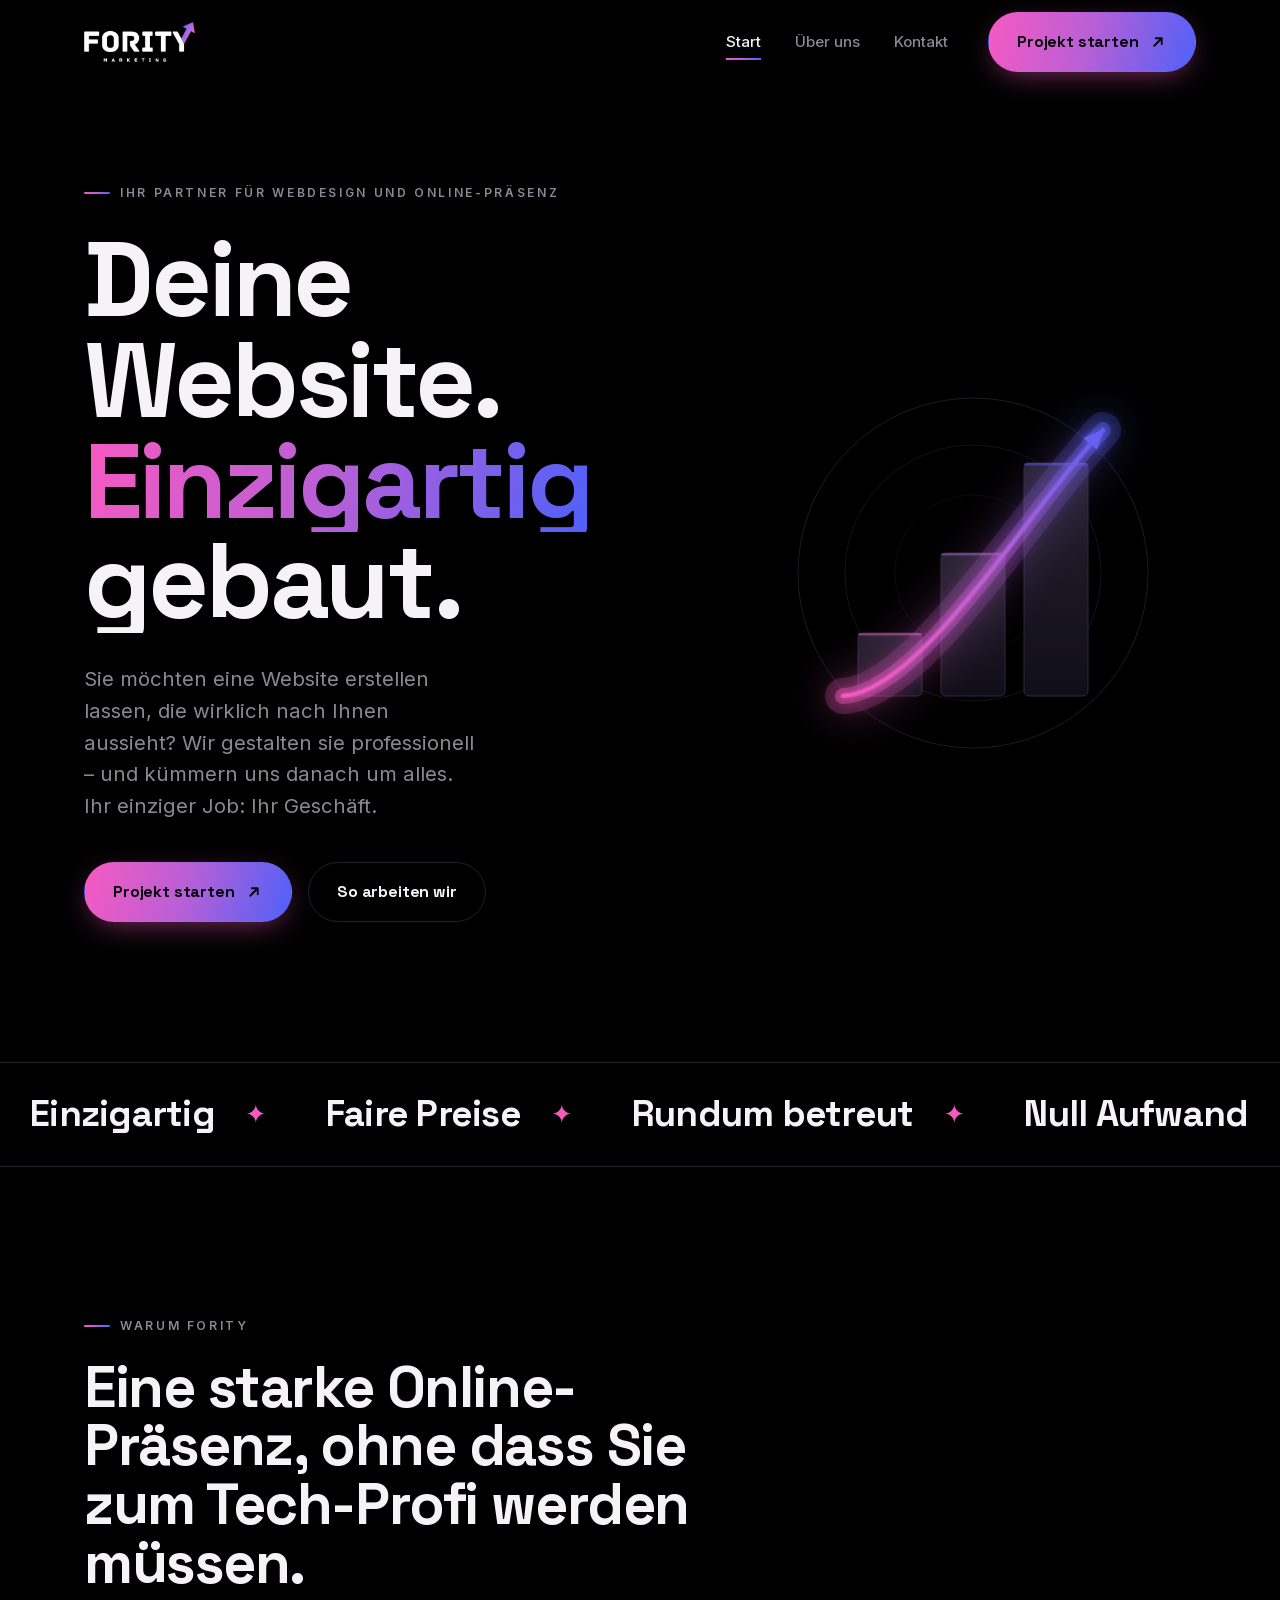
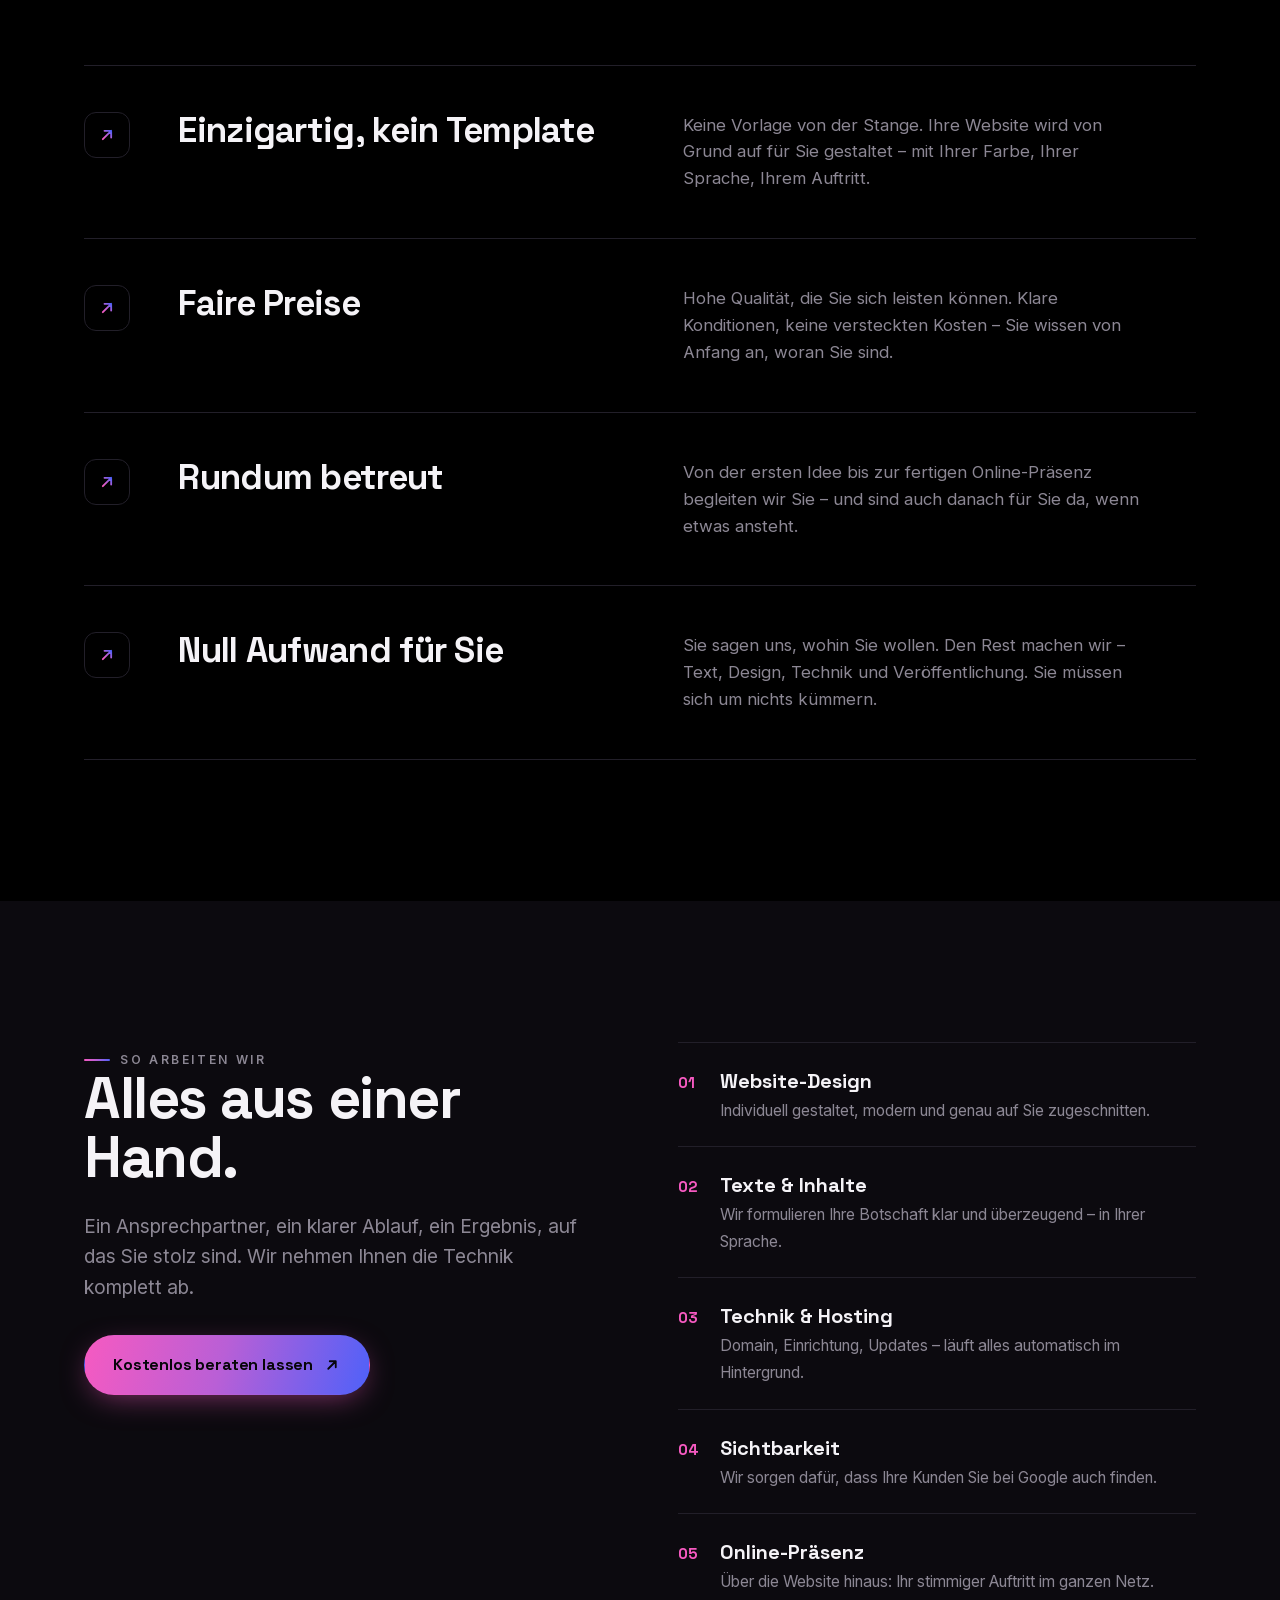
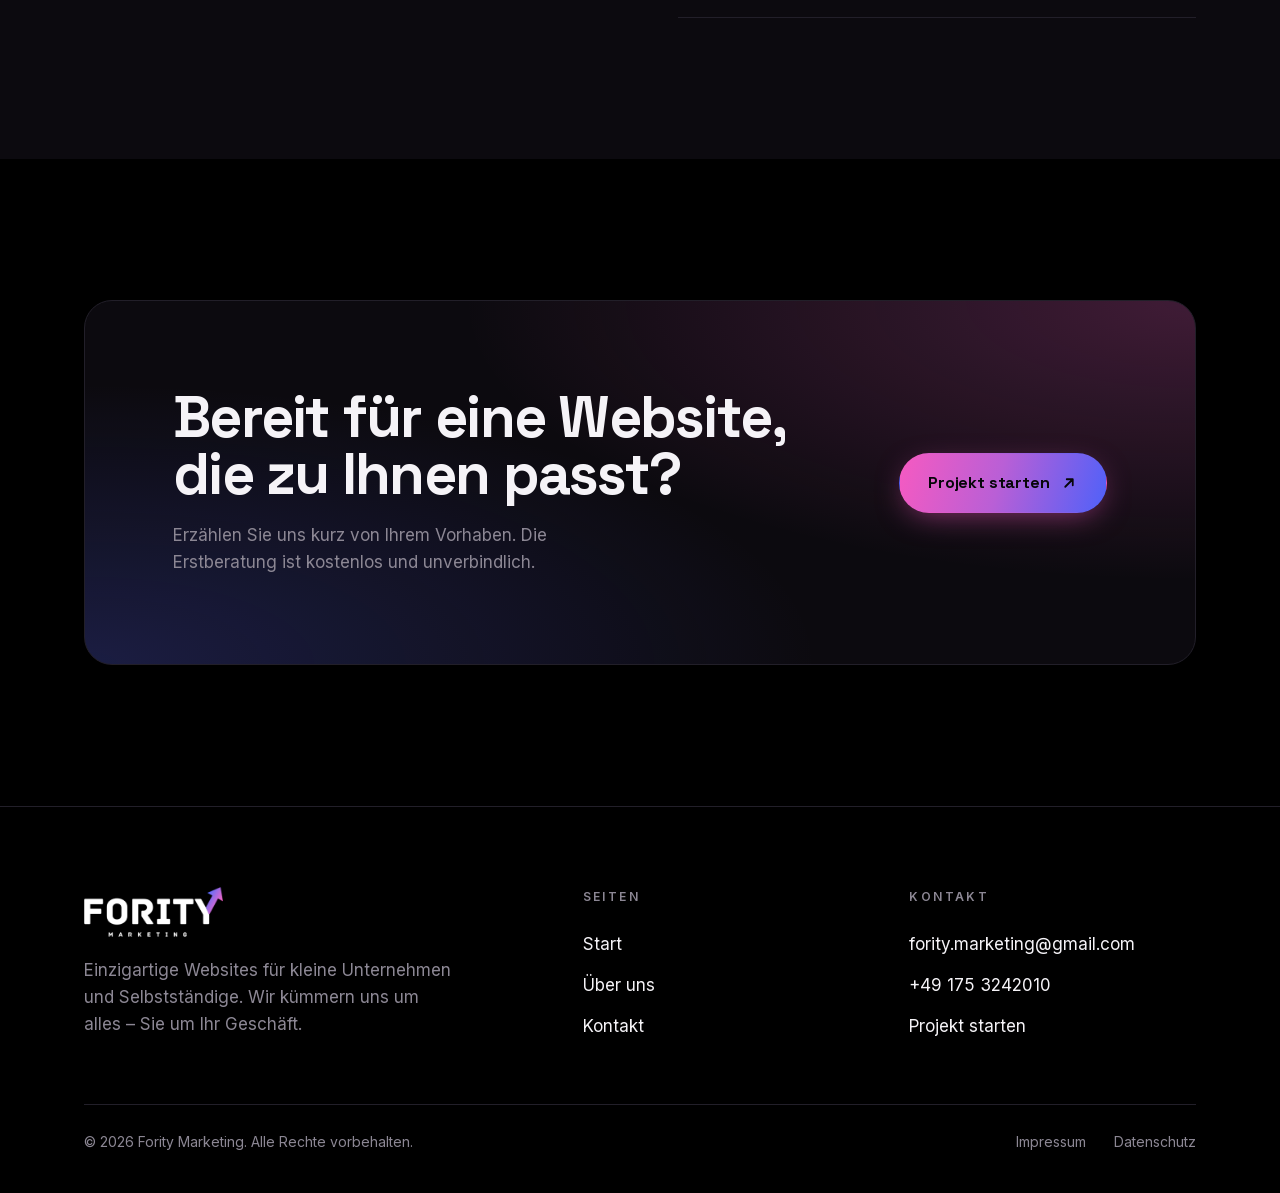
<file: index.html>
<!DOCTYPE html>
<html lang="de">
<head>
  <meta charset="UTF-8" />
  <meta name="viewport" content="width=device-width, initial-scale=1" />
  <title>Website erstellen lassen | Webdesign-Agentur | Fority Marketing</title>
  <meta name="description" content="Website erstellen lassen ohne Aufwand: Fority Marketing gestaltet einzigartige Websites für kleine Unternehmen & Selbstständige – faire Preise, Rundum-Betreuung. Jetzt kostenlos beraten lassen." />
  <meta name="robots" content="index, follow, max-image-preview:large" />
  <meta name="theme-color" content="#000000" />
  <link rel="canonical" href="https://fority-marketing.com/" />

  <meta property="og:type" content="website" />
  <meta property="og:site_name" content="Fority Marketing" />
  <meta property="og:locale" content="de_DE" />
  <meta property="og:url" content="https://fority-marketing.com/" />
  <meta property="og:title" content="Website erstellen lassen | Webdesign für kleine Unternehmen" />
  <meta property="og:description" content="Einzigartige Websites zu fairen Preisen – komplett für Sie umgesetzt und rundum betreut. Sie kümmern sich um nichts." />
  <meta property="og:image" content="https://fority-marketing.com/logo.png" />
  <meta property="og:image:alt" content="Fority Marketing" />
  <meta name="twitter:card" content="summary_large_image" />
  <meta name="twitter:title" content="Website erstellen lassen | Fority Marketing" />
  <meta name="twitter:description" content="Einzigartige Websites für kleine Unternehmen & Selbstständige – faire Preise, Rundum-Betreuung." />
  <meta name="twitter:image" content="https://fority-marketing.com/logo.png" />
  <link rel="icon" href="/favicon.ico" sizes="any" />
  <link rel="icon" type="image/png" sizes="48x48" href="/favicon-48x48.png" />
  <link rel="icon" type="image/png" sizes="96x96" href="/favicon-96x96.png" />
  <link rel="icon" type="image/png" sizes="192x192" href="/favicon-192x192.png" />
  <link rel="apple-touch-icon" href="/apple-touch-icon.png" />
  <link rel="preload" href="assets/fonts/inter-latin.woff2" as="font" type="font/woff2" crossorigin />
  <link rel="preload" href="assets/fonts/spacegrotesk-latin.woff2" as="font" type="font/woff2" crossorigin />
  <link rel="stylesheet" href="style.css" />

  <script type="application/ld+json">
  {
    "@context": "https://schema.org",
    "@graph": [
      {
        "@type": "ProfessionalService",
        "@id": "https://fority-marketing.com/#business",
        "name": "Fority Marketing",
        "description": "Webdesign-Agentur für kleine Unternehmen und Selbstständige. Wir erstellen einzigartige, professionelle Websites zu fairen Preisen – von der Idee über Texte und Design bis zu Technik, Hosting und Sichtbarkeit bei Google.",
        "url": "https://fority-marketing.com/",
        "logo": "https://fority-marketing.com/logo.png",
        "image": "https://fority-marketing.com/logo.png",
        "email": "fority.marketing@gmail.com",
        "telephone": "+49 175 3242010",
        "priceRange": "€€",
        "knowsLanguage": "de",
        "areaServed": { "@type": "Country", "name": "Deutschland" },
        "address": { "@type": "PostalAddress", "addressCountry": "DE" },
        "makesOffer": [
          { "@type": "Offer", "itemOffered": { "@type": "Service", "name": "Website erstellen lassen", "description": "Individuelles Website-Design, komplett für Sie umgesetzt." } },
          { "@type": "Offer", "itemOffered": { "@type": "Service", "name": "Webdesign", "description": "Modernes, individuelles Design – kein Template von der Stange." } },
          { "@type": "Offer", "itemOffered": { "@type": "Service", "name": "Texte & Inhalte", "description": "Klare, überzeugende Texte in Ihrer Sprache." } },
          { "@type": "Offer", "itemOffered": { "@type": "Service", "name": "Technik & Hosting", "description": "Domain, Einrichtung und Updates – läuft automatisch im Hintergrund." } },
          { "@type": "Offer", "itemOffered": { "@type": "Service", "name": "Sichtbarkeit & SEO", "description": "Damit Ihre Kunden Sie bei Google finden." } }
        ]
      },
      {
        "@type": "WebSite",
        "@id": "https://fority-marketing.com/#website",
        "url": "https://fority-marketing.com/",
        "name": "Fority Marketing",
        "inLanguage": "de-DE",
        "publisher": { "@id": "https://fority-marketing.com/#business" }
      }
    ]
  }
  </script>
</head>
<body>
  <!-- shared gradient for SVG strokes -->
  <svg width="0" height="0" style="position:absolute" aria-hidden="true">
    <defs>
      <linearGradient id="fg" x1="0" y1="1" x2="1" y2="0">
        <stop offset="0" stop-color="#f65ac1" />
        <stop offset="0.5" stop-color="#b95fd6" />
        <stop offset="1" stop-color="#4f61f9" />
      </linearGradient>
    </defs>
  </svg>

  <!-- ============ NAV ============ -->
  <header class="nav">
    <div class="wrap nav__inner">
      <a class="nav__logo" href="/" aria-label="Fority Marketing — Startseite">
        <img src="logo.png" alt="Fority Marketing" width="135" />
      </a>
      <nav class="nav__links" aria-label="Hauptnavigation">
        <a class="nav__link" href="/" aria-current="page">Start</a>
        <a class="nav__link" href="/ueber-uns">Über uns</a>
        <a class="nav__link" href="/kontakt">Kontakt</a>
        <a class="btn btn--primary nav__cta" href="/kontakt">Projekt starten
          <svg viewBox="0 0 24 24" fill="none" stroke="currentColor" stroke-width="2.4" stroke-linecap="round" stroke-linejoin="round"><path d="M7 17 17 7M9 7h8v8"/></svg>
        </a>
      </nav>
      <button class="nav__toggle" aria-label="Menü öffnen" aria-expanded="false"><span></span></button>
    </div>
  </header>

  <main>
    <!-- ============ HERO ============ -->
    <section class="hero">
      <div class="wrap hero__grid">
        <div class="hero__copy">
          <p class="eyebrow hero__eyebrow">Ihr Partner für Webdesign und Online-Präsenz</p>
          <h1>
            <span class="line"><span>Deine Website.</span></span>
            <span class="line"><span class="grad-text">Einzigartig</span></span>
            <span class="line"><span>gebaut.</span></span>
          </h1>
          <p class="hero__sub">Sie möchten eine Website erstellen lassen, die wirklich nach Ihnen aussieht? Wir gestalten sie professionell – und kümmern uns danach um alles. Ihr einziger Job: Ihr Geschäft.</p>
          <div class="hero__actions">
            <a class="btn btn--primary" href="/kontakt">Projekt starten
              <svg viewBox="0 0 24 24" fill="none" stroke="currentColor" stroke-width="2.4" stroke-linecap="round" stroke-linejoin="round"><path d="M7 17 17 7M9 7h8v8"/></svg>
            </a>
            <a class="btn btn--ghost" href="#leistungen">So arbeiten wir</a>
          </div>
        </div>

        <!-- signature: growth chart -->
        <div class="hero__art" aria-hidden="true">
          <svg class="chart-art" viewBox="0 0 420 420" fill="none" xmlns="http://www.w3.org/2000/svg">
            <defs>
              <linearGradient id="ca-grad" gradientUnits="userSpaceOnUse" x1="80" y1="358" x2="362" y2="68">
                <stop offset="0%"   stop-color="#f65ac1"/>
                <stop offset="50%"  stop-color="#b95fd6"/>
                <stop offset="100%" stop-color="#4f61f9"/>
              </linearGradient>
              <linearGradient id="ca-bar" x1="0" y1="0" x2="0" y2="1">
                <stop offset="0%"   stop-color="#26222f"/>
                <stop offset="100%" stop-color="#100e18"/>
              </linearGradient>
              <!-- Broad atmospheric glow -->
              <filter id="ca-glow-wide" x="-100%" y="-100%" width="300%" height="300%">
                <feGaussianBlur stdDeviation="22" result="b"/>
                <feMerge><feMergeNode in="b"/><feMergeNode in="SourceGraphic"/></feMerge>
              </filter>
              <!-- Medium halo -->
              <filter id="ca-glow-mid" x="-60%" y="-60%" width="220%" height="220%">
                <feGaussianBlur stdDeviation="9" result="b2"/>
                <feMerge><feMergeNode in="b2"/><feMergeNode in="SourceGraphic"/></feMerge>
              </filter>
              <!-- Tight crisp glow -->
              <filter id="ca-glow-tight" x="-20%" y="-20%" width="140%" height="140%">
                <feGaussianBlur stdDeviation="3" result="b3"/>
                <feMerge><feMergeNode in="b3"/><feMergeNode in="SourceGraphic"/></feMerge>
              </filter>
            </defs>

            <!-- Concentric background rings -->
            <circle cx="210" cy="235" r="175" stroke="#221f2c" stroke-width="1" opacity="0.85"/>
            <circle cx="210" cy="235" r="128" stroke="#221f2c" stroke-width="1" opacity="0.60"/>
            <circle cx="210" cy="235" r="78"  stroke="#221f2c" stroke-width="1" opacity="0.38"/>

            <!-- 3 bars: increasing height, base at y=358 -->
            <rect x="95"  y="295" width="64" height="63"  rx="5" fill="url(#ca-bar)" stroke="#2d2840" stroke-width="1"/>
            <rect x="178" y="215" width="64" height="143" rx="5" fill="url(#ca-bar)" stroke="#2d2840" stroke-width="1"/>
            <rect x="261" y="125" width="64" height="233" rx="5" fill="url(#ca-bar)" stroke="#2d2840" stroke-width="1"/>

            <!-- Bar top edge glow highlights -->
            <rect x="95"  y="295" width="64" height="2.5" rx="1.5" fill="#f65ac1" opacity="0.45"/>
            <rect x="178" y="215" width="64" height="2.5" rx="1.5" fill="#b95fd6" opacity="0.45"/>
            <rect x="261" y="125" width="64" height="2.5" rx="1.5" fill="#4f61f9" opacity="0.45"/>

            <!-- Growth curve — widest atmospheric bloom -->
            <path d="M 80 358 C 158 354 265 172 340 92"
                  stroke="url(#ca-grad)" stroke-width="36" stroke-linecap="round"
                  filter="url(#ca-glow-wide)" opacity="0.28"/>
            <!-- Medium halo -->
            <path d="M 80 358 C 158 354 265 172 340 92"
                  stroke="url(#ca-grad)" stroke-width="16" stroke-linecap="round"
                  filter="url(#ca-glow-mid)" opacity="0.48"/>
            <!-- Tight inner glow -->
            <path d="M 80 358 C 158 354 265 172 340 92"
                  stroke="url(#ca-grad)" stroke-width="5" stroke-linecap="round"
                  filter="url(#ca-glow-tight)" opacity="0.75"/>
            <!-- Crisp core line -->
            <path d="M 80 358 C 158 354 265 172 340 92"
                  stroke="url(#ca-grad)" stroke-width="2.5" stroke-linecap="round"/>

            <!-- Arrowhead at curve tip (340,92), pointing upper-right along tangent -->
            <polygon points="340,92 334,111 321,100" fill="url(#ca-grad)" filter="url(#ca-glow-wide)" opacity="0.32"/>
            <polygon points="340,92 334,111 321,100" fill="url(#ca-grad)" filter="url(#ca-glow-mid)" opacity="0.55"/>
            <polygon points="340,92 334,111 321,100" fill="url(#ca-grad)" filter="url(#ca-glow-tight)" opacity="0.85"/>
            <polygon points="340,92 334,111 321,100" fill="url(#ca-grad)"/>
          </svg>
        </div>
      </div>
    </section>

    <!-- ============ MARQUEE ============ -->
    <div class="marquee" aria-hidden="true">
      <div class="marquee__track">
        <span>Einzigartig</span><span>Faire Preise</span><span>Rundum betreut</span><span>Null Aufwand</span>
      </div>
    </div>

    <!-- ============ USPs ============ -->
    <section class="section" id="warum">
      <div class="wrap">
        <div class="usp__head reveal">
          <p class="eyebrow">Warum Fority</p>
          <h2>Eine starke Online-Präsenz, ohne dass Sie zum Tech-Profi werden müssen.</h2>
        </div>

        <div class="usp-row reveal">
          <div class="usp-row__mark">
            <svg viewBox="0 0 24 24" fill="none" stroke-width="2.2" stroke-linecap="round" stroke-linejoin="round"><path d="M7 17 17 7M9 7h8v8"/></svg>
          </div>
          <h3>Einzigartig, kein Template</h3>
          <p>Keine Vorlage von der Stange. Ihre Website wird von Grund auf für Sie gestaltet – mit Ihrer Farbe, Ihrer Sprache, Ihrem Auftritt.</p>
        </div>

        <div class="usp-row reveal">
          <div class="usp-row__mark">
            <svg viewBox="0 0 24 24" fill="none" stroke-width="2.2" stroke-linecap="round" stroke-linejoin="round"><path d="M7 17 17 7M9 7h8v8"/></svg>
          </div>
          <h3>Faire Preise</h3>
          <p>Hohe Qualität, die Sie sich leisten können. Klare Konditionen, keine versteckten Kosten – Sie wissen von Anfang an, woran Sie sind.</p>
        </div>

        <div class="usp-row reveal">
          <div class="usp-row__mark">
            <svg viewBox="0 0 24 24" fill="none" stroke-width="2.2" stroke-linecap="round" stroke-linejoin="round"><path d="M7 17 17 7M9 7h8v8"/></svg>
          </div>
          <h3>Rundum betreut</h3>
          <p>Von der ersten Idee bis zur fertigen Online-Präsenz begleiten wir Sie – und sind auch danach für Sie da, wenn etwas ansteht.</p>
        </div>

        <div class="usp-row reveal">
          <div class="usp-row__mark">
            <svg viewBox="0 0 24 24" fill="none" stroke-width="2.2" stroke-linecap="round" stroke-linejoin="round"><path d="M7 17 17 7M9 7h8v8"/></svg>
          </div>
          <h3>Null Aufwand für Sie</h3>
          <p>Sie sagen uns, wohin Sie wollen. Den Rest machen wir – Text, Design, Technik und Veröffentlichung. Sie müssen sich um nichts kümmern.</p>
        </div>
      </div>
    </section>

    <!-- ============ LEISTUNGEN ============ -->
    <section class="section alt" id="leistungen">
      <div class="wrap lead-grid">
        <div class="reveal">
          <p class="eyebrow">So arbeiten wir</p>
          <h2>Alles aus einer Hand.</h2>
          <p class="big">Ein Ansprechpartner, ein klarer Ablauf, ein Ergebnis, auf das Sie stolz sind. Wir nehmen Ihnen die Technik komplett ab.</p>
          <a class="btn btn--primary" href="/kontakt" style="margin-top:32px">Kostenlos beraten lassen
            <svg viewBox="0 0 24 24" fill="none" stroke="currentColor" stroke-width="2.4" stroke-linecap="round" stroke-linejoin="round"><path d="M7 17 17 7M9 7h8v8"/></svg>
          </a>
        </div>
        <div class="svc-list reveal" data-d="1">
          <div class="svc"><span class="svc__no">01</span><span class="svc__body"><strong>Website-Design</strong><span>Individuell gestaltet, modern und genau auf Sie zugeschnitten.</span></span></div>
          <div class="svc"><span class="svc__no">02</span><span class="svc__body"><strong>Texte &amp; Inhalte</strong><span>Wir formulieren Ihre Botschaft klar und überzeugend – in Ihrer Sprache.</span></span></div>
          <div class="svc"><span class="svc__no">03</span><span class="svc__body"><strong>Technik &amp; Hosting</strong><span>Domain, Einrichtung, Updates – läuft alles automatisch im Hintergrund.</span></span></div>
          <div class="svc"><span class="svc__no">04</span><span class="svc__body"><strong>Sichtbarkeit</strong><span>Wir sorgen dafür, dass Ihre Kunden Sie bei Google auch finden.</span></span></div>
          <div class="svc"><span class="svc__no">05</span><span class="svc__body"><strong>Online-Präsenz</strong><span>Über die Website hinaus: Ihr stimmiger Auftritt im ganzen Netz.</span></span></div>
        </div>
      </div>
    </section>

    <!-- ============ CTA ============ -->
    <section class="section">
      <div class="wrap cta-band">
        <div class="cta-band__inner reveal">
          <div>
            <h2>Bereit für eine Website, die zu Ihnen passt?</h2>
            <p>Erzählen Sie uns kurz von Ihrem Vorhaben. Die Erstberatung ist kostenlos und unverbindlich.</p>
          </div>
          <a class="btn btn--primary" href="/kontakt">Projekt starten
            <svg viewBox="0 0 24 24" fill="none" stroke="currentColor" stroke-width="2.4" stroke-linecap="round" stroke-linejoin="round"><path d="M7 17 17 7M9 7h8v8"/></svg>
          </a>
        </div>
      </div>
    </section>
  </main>

  <!-- ============ FOOTER ============ -->
  <footer class="footer">
    <div class="wrap">
      <div class="footer__top">
        <div class="footer__brand">
          <img src="logo.png" alt="Fority Marketing" />
          <p>Einzigartige Websites für kleine Unternehmen und Selbstständige. Wir kümmern uns um alles – Sie um Ihr Geschäft.</p>
        </div>
        <div class="footer__col">
          <h4>Seiten</h4>
          <a href="/">Start</a>
          <a href="/ueber-uns">Über uns</a>
          <a href="/kontakt">Kontakt</a>
        </div>
        <div class="footer__col">
          <h4>Kontakt</h4>
          <a href="mailto:fority.marketing@gmail.com">fority.marketing@gmail.com</a>
          <a href="tel:+491753242010">+49 175 3242010</a>
          <a href="/kontakt">Projekt starten</a>
        </div>
      </div>
      <div class="footer__bottom">
        <span>© <span id="year">2026</span> Fority Marketing. Alle Rechte vorbehalten.</span>
        <nav class="footer__legal" aria-label="Rechtliches">
          <a href="/impressum">Impressum</a>
          <a href="/datenschutz">Datenschutz</a>
        </nav>
      </div>
    </div>
  </footer>

  <script src="main.js"></script>
</body>
</html>
</file>
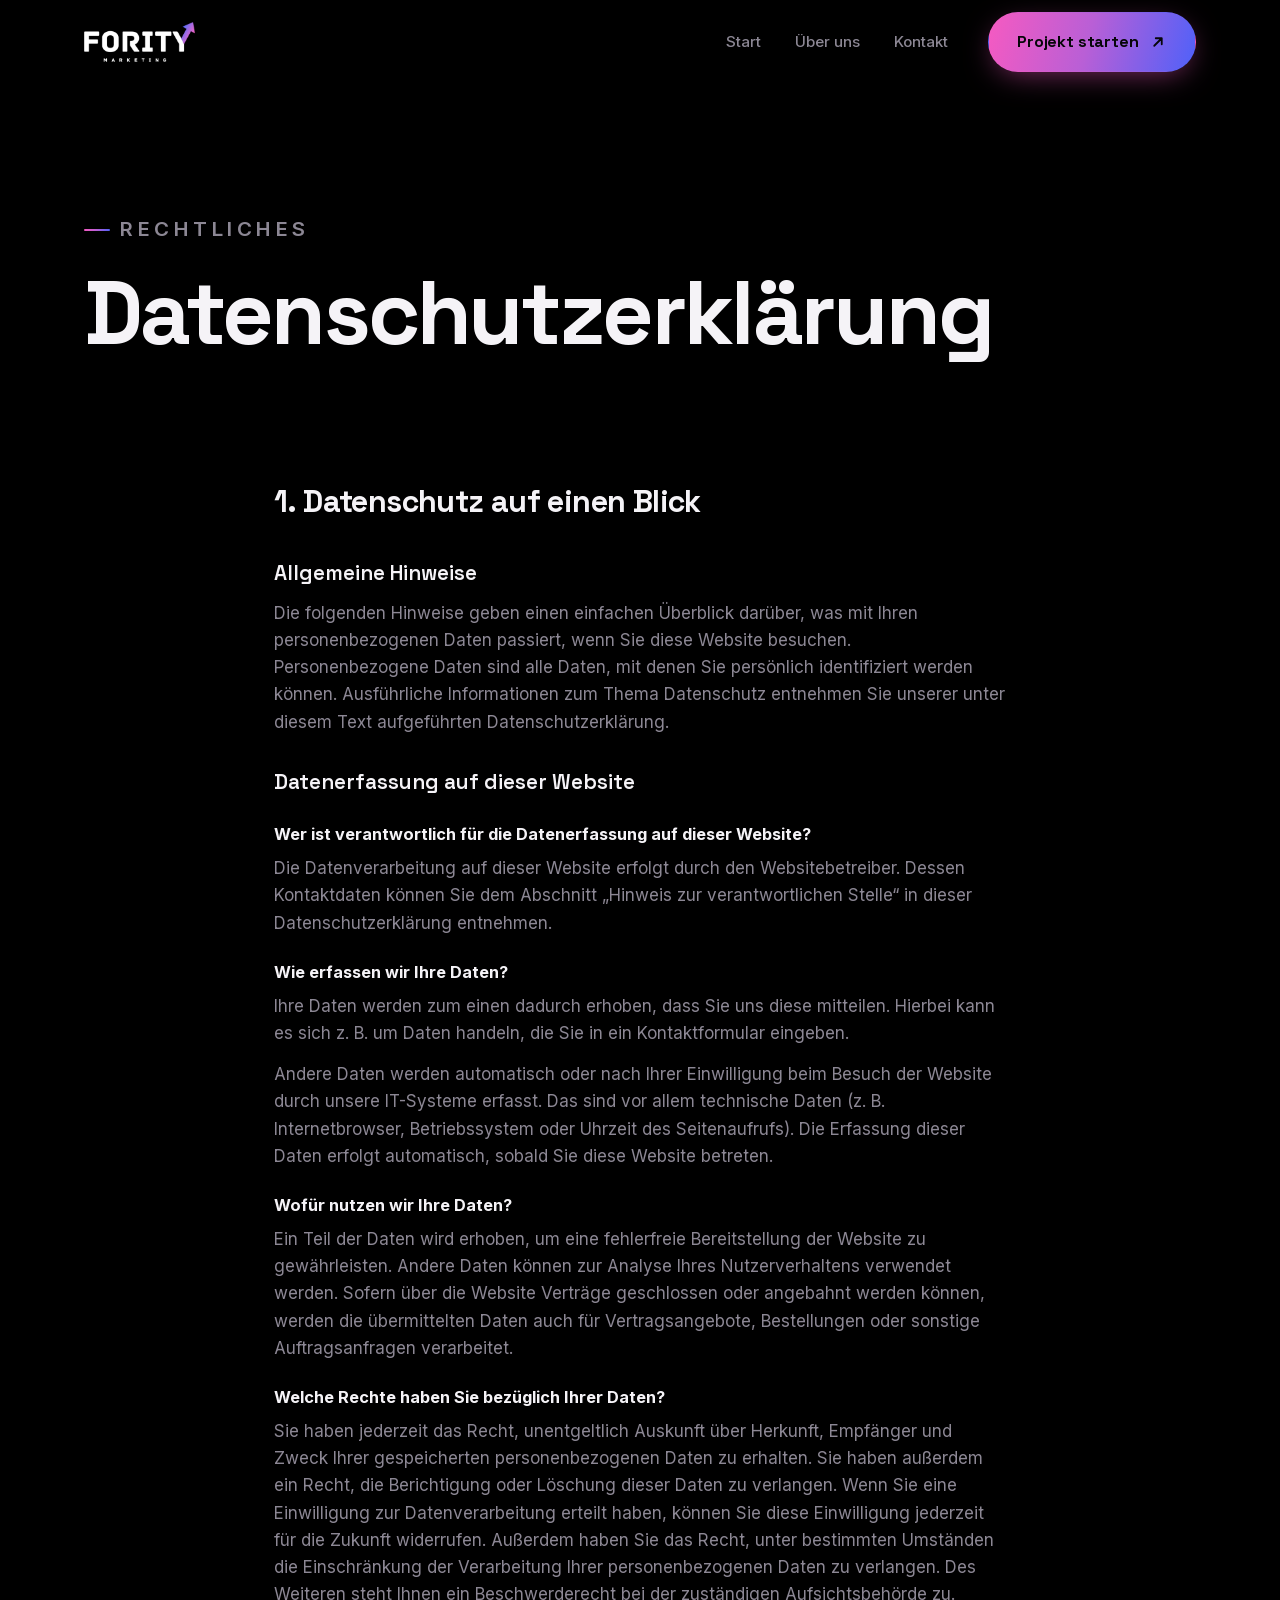
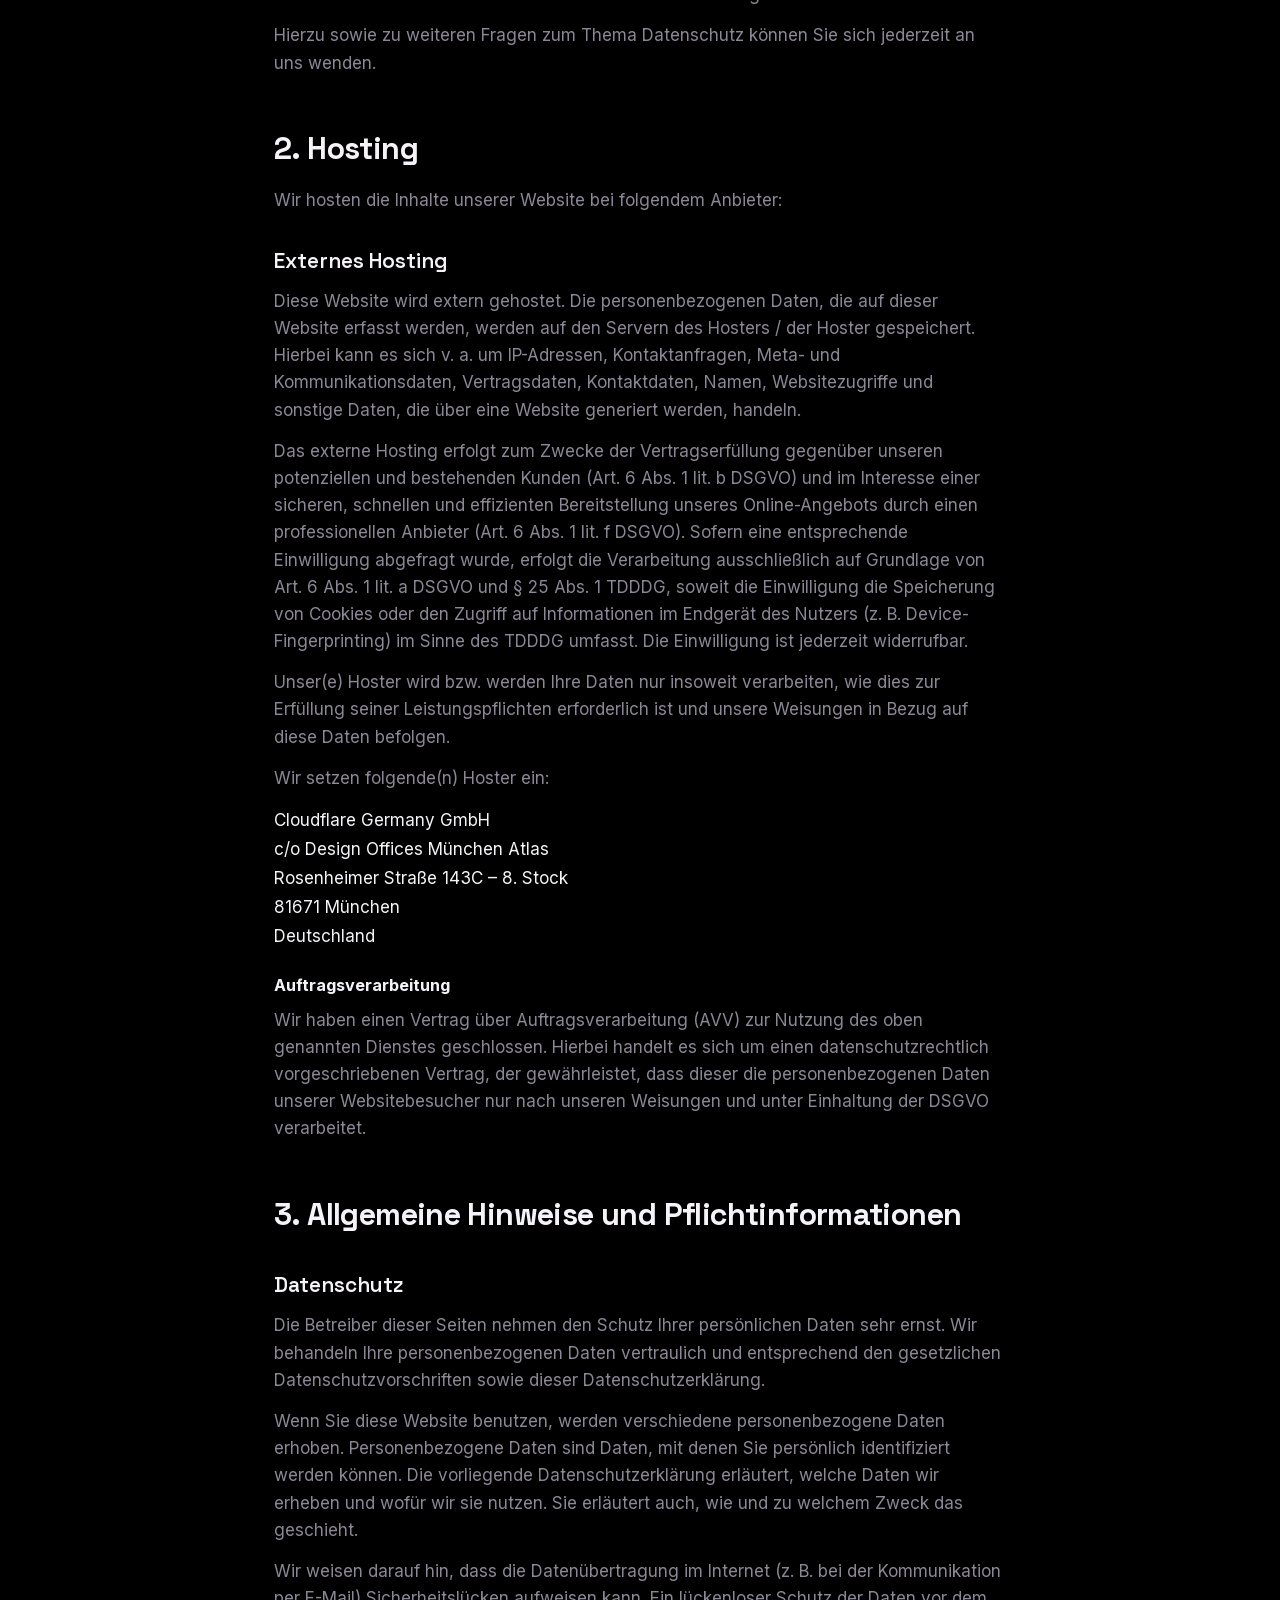
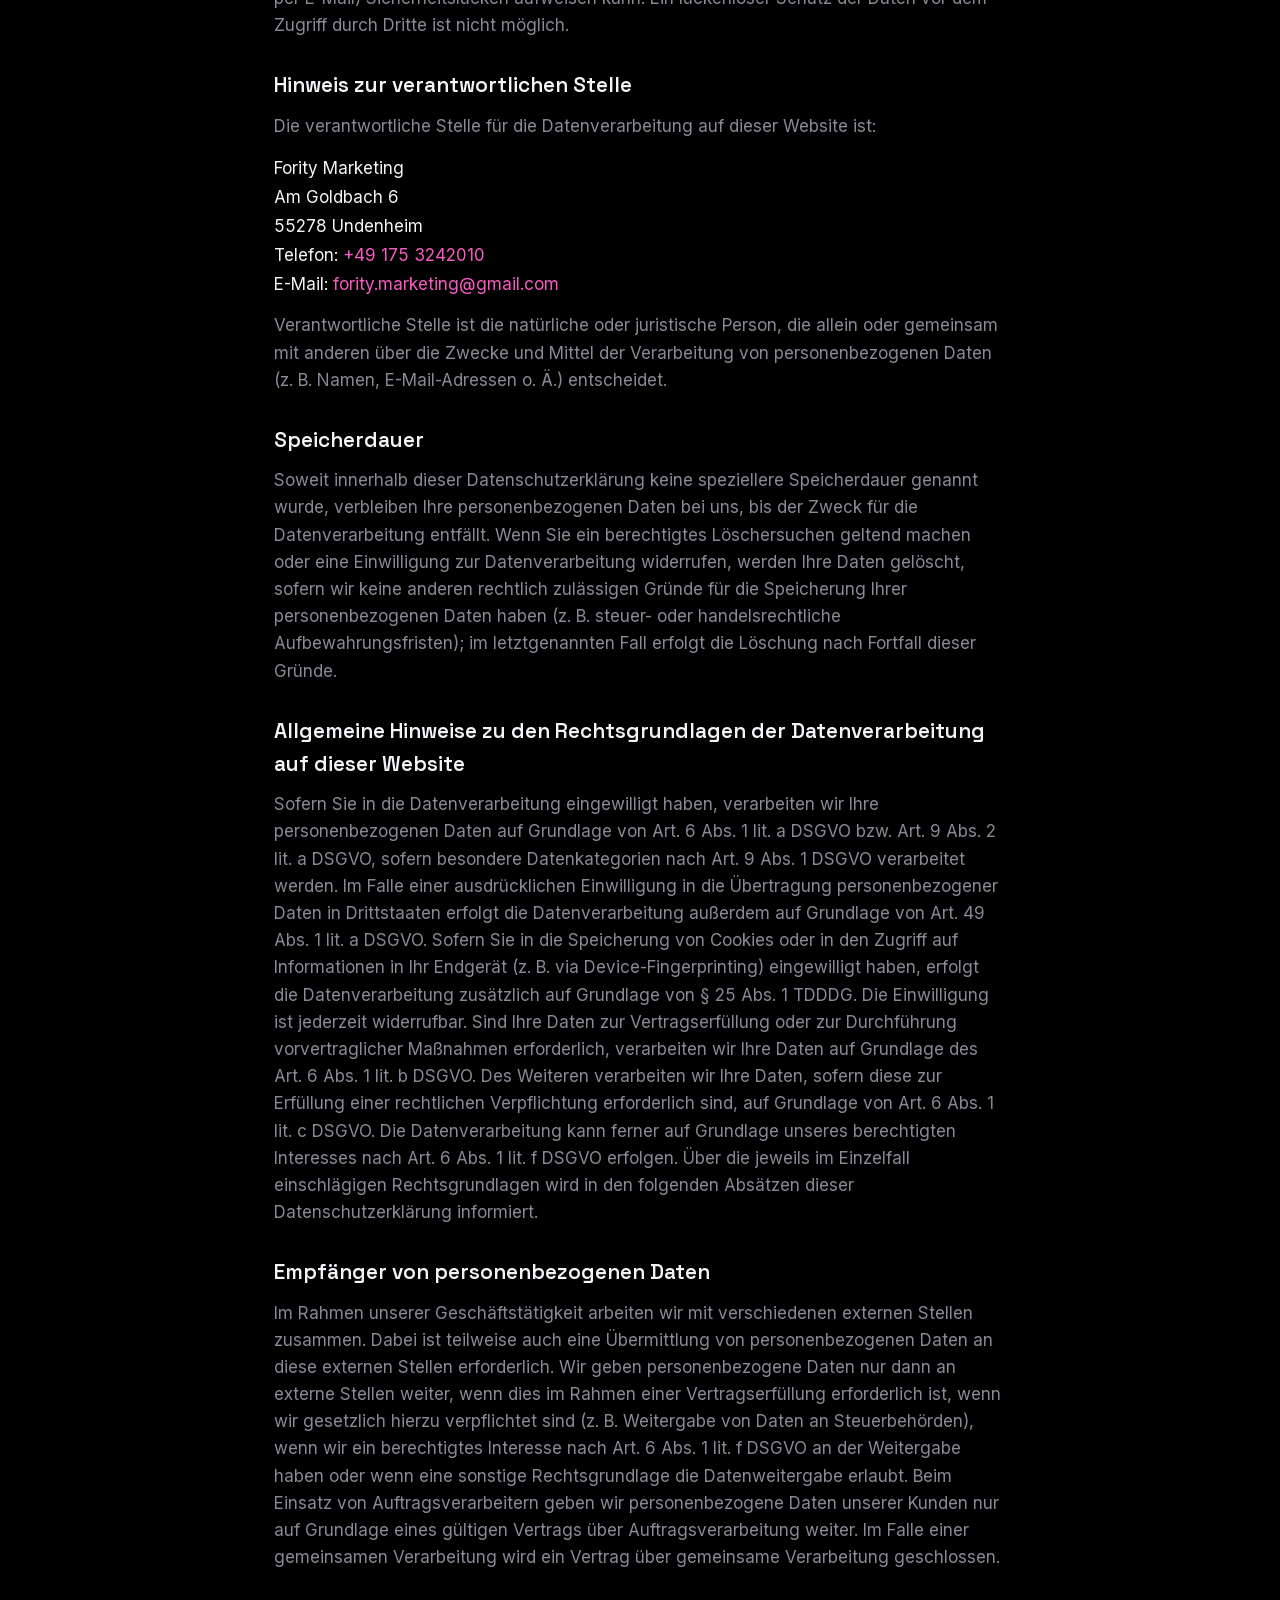
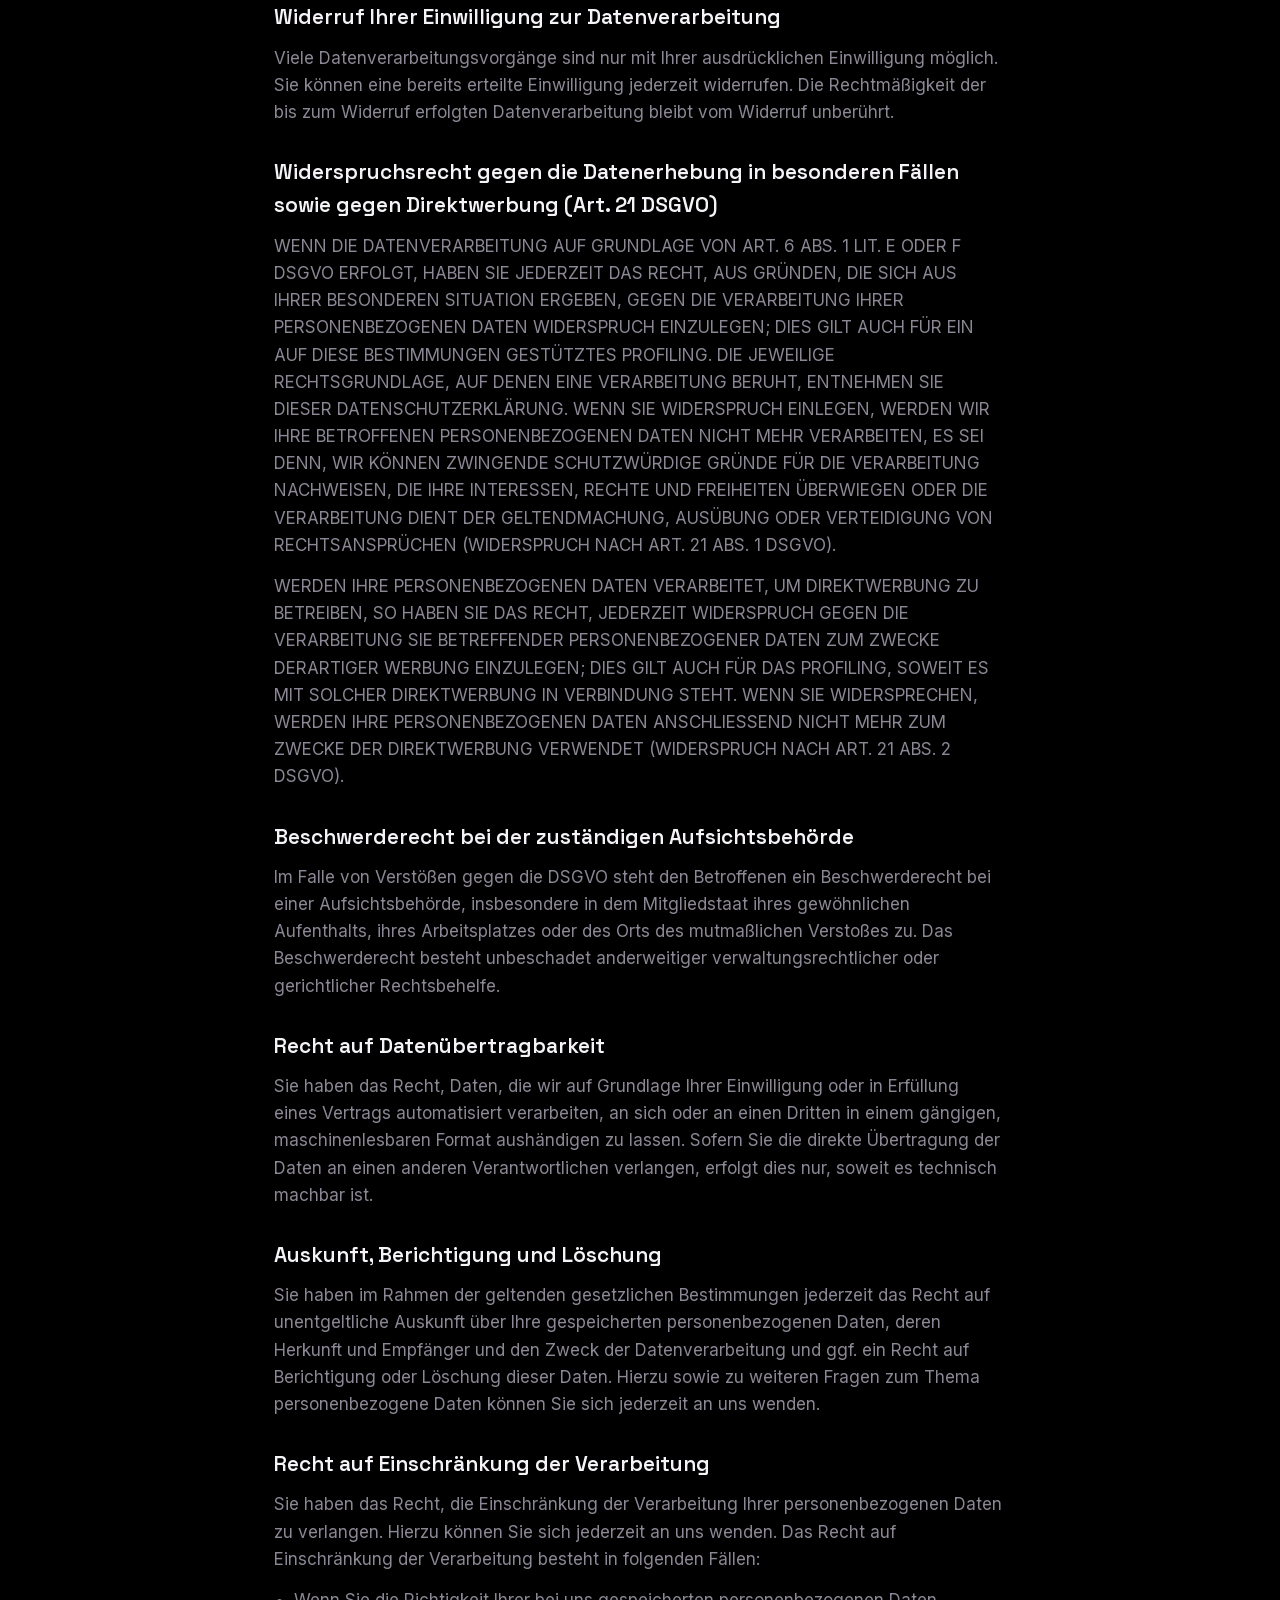
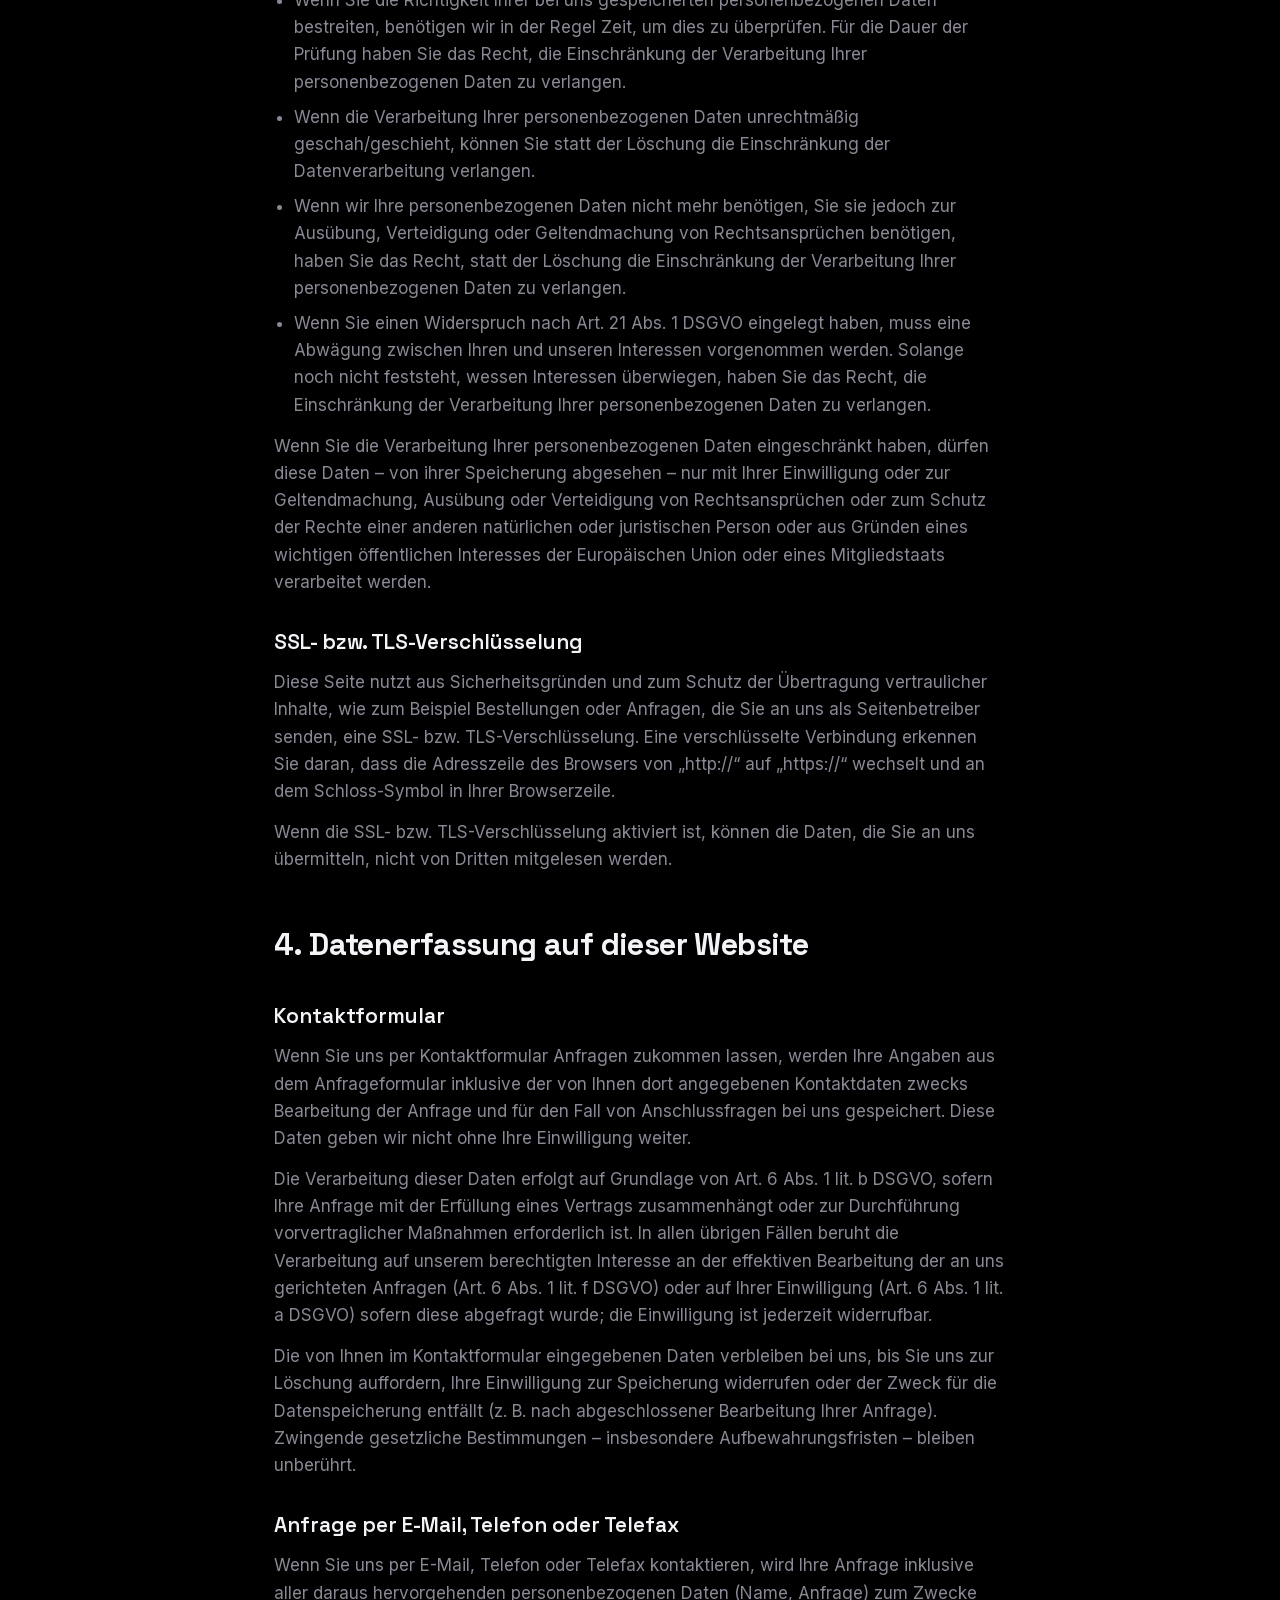
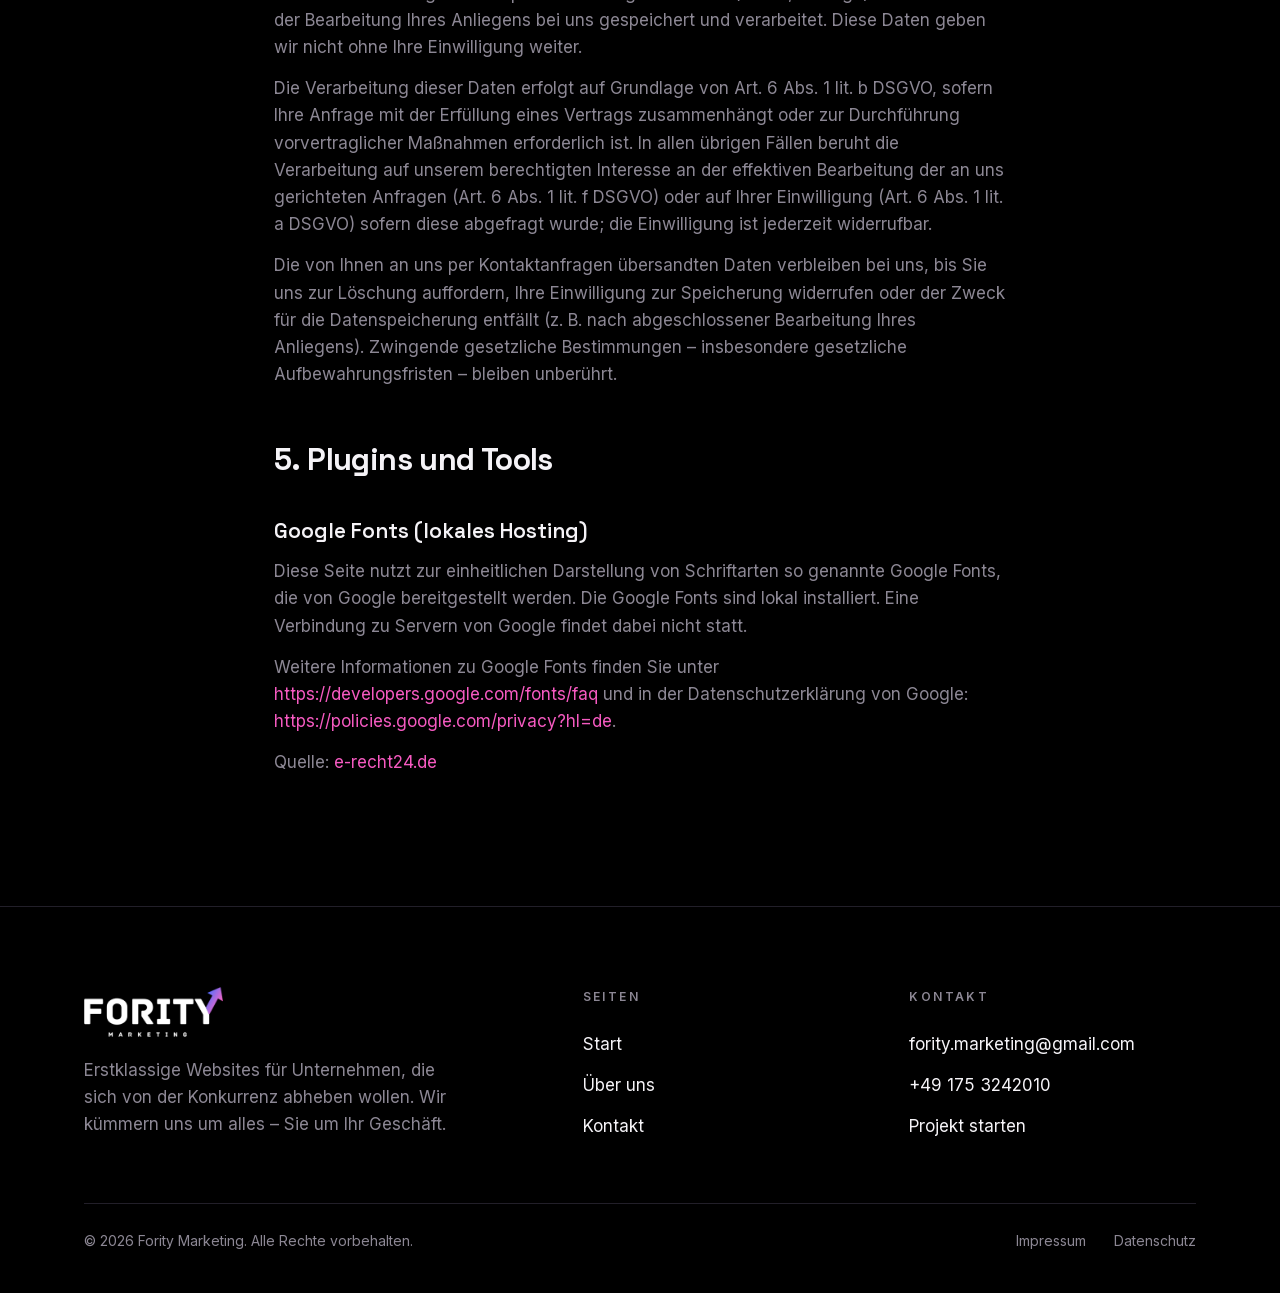
<file: datenschutz.html>
<!DOCTYPE html>
<html lang="de">
<head>
  <meta charset="UTF-8" />
  <meta name="viewport" content="width=device-width, initial-scale=1" />
  <title>Datenschutzerklärung | Fority Marketing</title>
  <meta name="description" content="Datenschutzerklärung von Fority Marketing – Informationen zur Verarbeitung personenbezogener Daten gemäß DSGVO." />
  <meta name="robots" content="noindex, follow" />
  <meta name="theme-color" content="#000000" />
  <link rel="canonical" href="https://fority-marketing.com/datenschutz" />

  <meta property="og:type" content="website" />
  <meta property="og:site_name" content="Fority Marketing" />
  <meta property="og:locale" content="de_DE" />
  <meta property="og:url" content="https://fority-marketing.com/datenschutz" />
  <meta property="og:title" content="Datenschutzerklärung | Fority Marketing" />
  <meta property="og:description" content="Informationen zur Verarbeitung personenbezogener Daten gemäß DSGVO." />
  <meta property="og:image" content="https://fority-marketing.com/logo.png" />
  <meta property="og:image:alt" content="Fority Marketing" />
  <link rel="icon" href="/favicon.ico" sizes="any" />
  <link rel="icon" type="image/png" sizes="48x48" href="/favicon-48x48.png" />
  <link rel="icon" type="image/png" sizes="96x96" href="/favicon-96x96.png" />
  <link rel="icon" type="image/png" sizes="192x192" href="/favicon-192x192.png" />
  <link rel="apple-touch-icon" href="/apple-touch-icon.png" />
  <link rel="preload" href="assets/fonts/inter-latin.woff2" as="font" type="font/woff2" crossorigin />
  <link rel="preload" href="assets/fonts/spacegrotesk-latin.woff2" as="font" type="font/woff2" crossorigin />
  <link rel="stylesheet" href="style.css" />
</head>
<body>
  <svg width="0" height="0" style="position:absolute" aria-hidden="true">
    <defs>
      <linearGradient id="fg" x1="0" y1="1" x2="1" y2="0">
        <stop offset="0" stop-color="#f65ac1" /><stop offset="0.5" stop-color="#b95fd6" /><stop offset="1" stop-color="#4f61f9" />
      </linearGradient>
    </defs>
  </svg>

  <header class="nav">
    <div class="wrap nav__inner">
      <a class="nav__logo" href="/" aria-label="Fority Marketing — Startseite">
        <img src="logo.png" alt="Fority Marketing" width="135" />
      </a>
      <nav class="nav__links" aria-label="Hauptnavigation">
        <a class="nav__link" href="/">Start</a>
        <a class="nav__link" href="/ueber-uns">Über uns</a>
        <a class="nav__link" href="/kontakt">Kontakt</a>
        <a class="btn btn--primary nav__cta" href="/kontakt">Projekt starten
          <svg viewBox="0 0 24 24" fill="none" stroke="currentColor" stroke-width="2.4" stroke-linecap="round" stroke-linejoin="round"><path d="M7 17 17 7M9 7h8v8"/></svg>
        </a>
      </nav>
      <button class="nav__toggle" aria-label="Menü öffnen" aria-expanded="false"><span></span></button>
    </div>
  </header>

  <main>
    <section class="page-head">
      <div class="wrap">
        <p class="eyebrow">Rechtliches</p>
        <h1>Datenschutz&shy;erklärung</h1>
      </div>
    </section>

    <section class="legal">
      <div class="wrap">
        <h2>1. Datenschutz auf einen Blick</h2>

        <h3>Allgemeine Hinweise</h3>
        <p>Die folgenden Hinweise geben einen einfachen Überblick darüber, was mit Ihren personenbezogenen Daten passiert, wenn Sie diese Website besuchen. Personenbezogene Daten sind alle Daten, mit denen Sie persönlich identifiziert werden können. Ausführliche Informationen zum Thema Datenschutz entnehmen Sie unserer unter diesem Text aufgeführten Datenschutzerklärung.</p>

        <h3>Datenerfassung auf dieser Website</h3>
        <h4>Wer ist verantwortlich für die Datenerfassung auf dieser Website?</h4>
        <p>Die Datenverarbeitung auf dieser Website erfolgt durch den Websitebetreiber. Dessen Kontaktdaten können Sie dem Abschnitt „Hinweis zur verantwortlichen Stelle“ in dieser Datenschutzerklärung entnehmen.</p>

        <h4>Wie erfassen wir Ihre Daten?</h4>
        <p>Ihre Daten werden zum einen dadurch erhoben, dass Sie uns diese mitteilen. Hierbei kann es sich z. B. um Daten handeln, die Sie in ein Kontaktformular eingeben.</p>
        <p>Andere Daten werden automatisch oder nach Ihrer Einwilligung beim Besuch der Website durch unsere IT-Systeme erfasst. Das sind vor allem technische Daten (z. B. Internetbrowser, Betriebssystem oder Uhrzeit des Seitenaufrufs). Die Erfassung dieser Daten erfolgt automatisch, sobald Sie diese Website betreten.</p>

        <h4>Wofür nutzen wir Ihre Daten?</h4>
        <p>Ein Teil der Daten wird erhoben, um eine fehlerfreie Bereitstellung der Website zu gewährleisten. Andere Daten können zur Analyse Ihres Nutzerverhaltens verwendet werden. Sofern über die Website Verträge geschlossen oder angebahnt werden können, werden die übermittelten Daten auch für Vertragsangebote, Bestellungen oder sonstige Auftragsanfragen verarbeitet.</p>

        <h4>Welche Rechte haben Sie bezüglich Ihrer Daten?</h4>
        <p>Sie haben jederzeit das Recht, unentgeltlich Auskunft über Herkunft, Empfänger und Zweck Ihrer gespeicherten personenbezogenen Daten zu erhalten. Sie haben außerdem ein Recht, die Berichtigung oder Löschung dieser Daten zu verlangen. Wenn Sie eine Einwilligung zur Datenverarbeitung erteilt haben, können Sie diese Einwilligung jederzeit für die Zukunft widerrufen. Außerdem haben Sie das Recht, unter bestimmten Umständen die Einschränkung der Verarbeitung Ihrer personenbezogenen Daten zu verlangen. Des Weiteren steht Ihnen ein Beschwerderecht bei der zuständigen Aufsichtsbehörde zu.</p>
        <p>Hierzu sowie zu weiteren Fragen zum Thema Datenschutz können Sie sich jederzeit an uns wenden.</p>

        <h2>2. Hosting</h2>
        <p>Wir hosten die Inhalte unserer Website bei folgendem Anbieter:</p>

        <h3>Externes Hosting</h3>
        <p>Diese Website wird extern gehostet. Die personenbezogenen Daten, die auf dieser Website erfasst werden, werden auf den Servern des Hosters / der Hoster gespeichert. Hierbei kann es sich v. a. um IP-Adressen, Kontaktanfragen, Meta- und Kommunikationsdaten, Vertragsdaten, Kontaktdaten, Namen, Websitezugriffe und sonstige Daten, die über eine Website generiert werden, handeln.</p>
        <p>Das externe Hosting erfolgt zum Zwecke der Vertragserfüllung gegenüber unseren potenziellen und bestehenden Kunden (Art. 6 Abs. 1 lit. b DSGVO) und im Interesse einer sicheren, schnellen und effizienten Bereitstellung unseres Online-Angebots durch einen professionellen Anbieter (Art. 6 Abs. 1 lit. f DSGVO). Sofern eine entsprechende Einwilligung abgefragt wurde, erfolgt die Verarbeitung ausschließlich auf Grundlage von Art. 6 Abs. 1 lit. a DSGVO und § 25 Abs. 1 TDDDG, soweit die Einwilligung die Speicherung von Cookies oder den Zugriff auf Informationen im Endgerät des Nutzers (z. B. Device-Fingerprinting) im Sinne des TDDDG umfasst. Die Einwilligung ist jederzeit widerrufbar.</p>
        <p>Unser(e) Hoster wird bzw. werden Ihre Daten nur insoweit verarbeiten, wie dies zur Erfüllung seiner Leistungspflichten erforderlich ist und unsere Weisungen in Bezug auf diese Daten befolgen.</p>
        <p>Wir setzen folgende(n) Hoster ein:</p>
        <address>
          Cloudflare Germany GmbH<br />
          c/o Design Offices München Atlas<br />
          Rosenheimer Straße 143C – 8. Stock<br />
          81671 München<br />
          Deutschland
        </address>

        <h4>Auftragsverarbeitung</h4>
        <p>Wir haben einen Vertrag über Auftragsverarbeitung (AVV) zur Nutzung des oben genannten Dienstes geschlossen. Hierbei handelt es sich um einen datenschutzrechtlich vorgeschriebenen Vertrag, der gewährleistet, dass dieser die personenbezogenen Daten unserer Websitebesucher nur nach unseren Weisungen und unter Einhaltung der DSGVO verarbeitet.</p>

        <h2>3. Allgemeine Hinweise und Pflichtinformationen</h2>

        <h3>Datenschutz</h3>
        <p>Die Betreiber dieser Seiten nehmen den Schutz Ihrer persönlichen Daten sehr ernst. Wir behandeln Ihre personenbezogenen Daten vertraulich und entsprechend den gesetzlichen Datenschutzvorschriften sowie dieser Datenschutzerklärung.</p>
        <p>Wenn Sie diese Website benutzen, werden verschiedene personenbezogene Daten erhoben. Personenbezogene Daten sind Daten, mit denen Sie persönlich identifiziert werden können. Die vorliegende Datenschutzerklärung erläutert, welche Daten wir erheben und wofür wir sie nutzen. Sie erläutert auch, wie und zu welchem Zweck das geschieht.</p>
        <p>Wir weisen darauf hin, dass die Datenübertragung im Internet (z. B. bei der Kommunikation per E-Mail) Sicherheitslücken aufweisen kann. Ein lückenloser Schutz der Daten vor dem Zugriff durch Dritte ist nicht möglich.</p>

        <h3>Hinweis zur verantwortlichen Stelle</h3>
        <p>Die verantwortliche Stelle für die Datenverarbeitung auf dieser Website ist:</p>
        <address>
          Fority Marketing<br />
          Am Goldbach 6<br />
          55278 Undenheim<br />
          Telefon: <a href="tel:+491753242010">+49 175 3242010</a><br />
          E-Mail: <a href="mailto:fority.marketing@gmail.com">fority.marketing@gmail.com</a>
        </address>
        <p>Verantwortliche Stelle ist die natürliche oder juristische Person, die allein oder gemeinsam mit anderen über die Zwecke und Mittel der Verarbeitung von personenbezogenen Daten (z. B. Namen, E-Mail-Adressen o. Ä.) entscheidet.</p>

        <h3>Speicherdauer</h3>
        <p>Soweit innerhalb dieser Datenschutzerklärung keine speziellere Speicherdauer genannt wurde, verbleiben Ihre personenbezogenen Daten bei uns, bis der Zweck für die Datenverarbeitung entfällt. Wenn Sie ein berechtigtes Löschersuchen geltend machen oder eine Einwilligung zur Datenverarbeitung widerrufen, werden Ihre Daten gelöscht, sofern wir keine anderen rechtlich zulässigen Gründe für die Speicherung Ihrer personenbezogenen Daten haben (z. B. steuer- oder handelsrechtliche Aufbewahrungsfristen); im letztgenannten Fall erfolgt die Löschung nach Fortfall dieser Gründe.</p>

        <h3>Allgemeine Hinweise zu den Rechtsgrundlagen der Datenverarbeitung auf dieser Website</h3>
        <p>Sofern Sie in die Datenverarbeitung eingewilligt haben, verarbeiten wir Ihre personenbezogenen Daten auf Grundlage von Art. 6 Abs. 1 lit. a DSGVO bzw. Art. 9 Abs. 2 lit. a DSGVO, sofern besondere Datenkategorien nach Art. 9 Abs. 1 DSGVO verarbeitet werden. Im Falle einer ausdrücklichen Einwilligung in die Übertragung personenbezogener Daten in Drittstaaten erfolgt die Datenverarbeitung außerdem auf Grundlage von Art. 49 Abs. 1 lit. a DSGVO. Sofern Sie in die Speicherung von Cookies oder in den Zugriff auf Informationen in Ihr Endgerät (z. B. via Device-Fingerprinting) eingewilligt haben, erfolgt die Datenverarbeitung zusätzlich auf Grundlage von § 25 Abs. 1 TDDDG. Die Einwilligung ist jederzeit widerrufbar. Sind Ihre Daten zur Vertragserfüllung oder zur Durchführung vorvertraglicher Maßnahmen erforderlich, verarbeiten wir Ihre Daten auf Grundlage des Art. 6 Abs. 1 lit. b DSGVO. Des Weiteren verarbeiten wir Ihre Daten, sofern diese zur Erfüllung einer rechtlichen Verpflichtung erforderlich sind, auf Grundlage von Art. 6 Abs. 1 lit. c DSGVO. Die Datenverarbeitung kann ferner auf Grundlage unseres berechtigten Interesses nach Art. 6 Abs. 1 lit. f DSGVO erfolgen. Über die jeweils im Einzelfall einschlägigen Rechtsgrundlagen wird in den folgenden Absätzen dieser Datenschutzerklärung informiert.</p>

        <h3>Empfänger von personenbezogenen Daten</h3>
        <p>Im Rahmen unserer Geschäftstätigkeit arbeiten wir mit verschiedenen externen Stellen zusammen. Dabei ist teilweise auch eine Übermittlung von personenbezogenen Daten an diese externen Stellen erforderlich. Wir geben personenbezogene Daten nur dann an externe Stellen weiter, wenn dies im Rahmen einer Vertragserfüllung erforderlich ist, wenn wir gesetzlich hierzu verpflichtet sind (z. B. Weitergabe von Daten an Steuerbehörden), wenn wir ein berechtigtes Interesse nach Art. 6 Abs. 1 lit. f DSGVO an der Weitergabe haben oder wenn eine sonstige Rechtsgrundlage die Datenweitergabe erlaubt. Beim Einsatz von Auftragsverarbeitern geben wir personenbezogene Daten unserer Kunden nur auf Grundlage eines gültigen Vertrags über Auftragsverarbeitung weiter. Im Falle einer gemeinsamen Verarbeitung wird ein Vertrag über gemeinsame Verarbeitung geschlossen.</p>

        <h3>Widerruf Ihrer Einwilligung zur Datenverarbeitung</h3>
        <p>Viele Datenverarbeitungsvorgänge sind nur mit Ihrer ausdrücklichen Einwilligung möglich. Sie können eine bereits erteilte Einwilligung jederzeit widerrufen. Die Rechtmäßigkeit der bis zum Widerruf erfolgten Datenverarbeitung bleibt vom Widerruf unberührt.</p>

        <h3>Widerspruchsrecht gegen die Datenerhebung in besonderen Fällen sowie gegen Direktwerbung (Art. 21 DSGVO)</h3>
        <p>WENN DIE DATENVERARBEITUNG AUF GRUNDLAGE VON ART. 6 ABS. 1 LIT. E ODER F DSGVO ERFOLGT, HABEN SIE JEDERZEIT DAS RECHT, AUS GRÜNDEN, DIE SICH AUS IHRER BESONDEREN SITUATION ERGEBEN, GEGEN DIE VERARBEITUNG IHRER PERSONENBEZOGENEN DATEN WIDERSPRUCH EINZULEGEN; DIES GILT AUCH FÜR EIN AUF DIESE BESTIMMUNGEN GESTÜTZTES PROFILING. DIE JEWEILIGE RECHTSGRUNDLAGE, AUF DENEN EINE VERARBEITUNG BERUHT, ENTNEHMEN SIE DIESER DATENSCHUTZERKLÄRUNG. WENN SIE WIDERSPRUCH EINLEGEN, WERDEN WIR IHRE BETROFFENEN PERSONENBEZOGENEN DATEN NICHT MEHR VERARBEITEN, ES SEI DENN, WIR KÖNNEN ZWINGENDE SCHUTZWÜRDIGE GRÜNDE FÜR DIE VERARBEITUNG NACHWEISEN, DIE IHRE INTERESSEN, RECHTE UND FREIHEITEN ÜBERWIEGEN ODER DIE VERARBEITUNG DIENT DER GELTENDMACHUNG, AUSÜBUNG ODER VERTEIDIGUNG VON RECHTSANSPRÜCHEN (WIDERSPRUCH NACH ART. 21 ABS. 1 DSGVO).</p>
        <p>WERDEN IHRE PERSONENBEZOGENEN DATEN VERARBEITET, UM DIREKTWERBUNG ZU BETREIBEN, SO HABEN SIE DAS RECHT, JEDERZEIT WIDERSPRUCH GEGEN DIE VERARBEITUNG SIE BETREFFENDER PERSONENBEZOGENER DATEN ZUM ZWECKE DERARTIGER WERBUNG EINZULEGEN; DIES GILT AUCH FÜR DAS PROFILING, SOWEIT ES MIT SOLCHER DIREKTWERBUNG IN VERBINDUNG STEHT. WENN SIE WIDERSPRECHEN, WERDEN IHRE PERSONENBEZOGENEN DATEN ANSCHLIESSEND NICHT MEHR ZUM ZWECKE DER DIREKTWERBUNG VERWENDET (WIDERSPRUCH NACH ART. 21 ABS. 2 DSGVO).</p>

        <h3>Beschwerderecht bei der zuständigen Aufsichtsbehörde</h3>
        <p>Im Falle von Verstößen gegen die DSGVO steht den Betroffenen ein Beschwerderecht bei einer Aufsichtsbehörde, insbesondere in dem Mitgliedstaat ihres gewöhnlichen Aufenthalts, ihres Arbeitsplatzes oder des Orts des mutmaßlichen Verstoßes zu. Das Beschwerderecht besteht unbeschadet anderweitiger verwaltungsrechtlicher oder gerichtlicher Rechtsbehelfe.</p>

        <h3>Recht auf Datenübertragbarkeit</h3>
        <p>Sie haben das Recht, Daten, die wir auf Grundlage Ihrer Einwilligung oder in Erfüllung eines Vertrags automatisiert verarbeiten, an sich oder an einen Dritten in einem gängigen, maschinenlesbaren Format aushändigen zu lassen. Sofern Sie die direkte Übertragung der Daten an einen anderen Verantwortlichen verlangen, erfolgt dies nur, soweit es technisch machbar ist.</p>

        <h3>Auskunft, Berichtigung und Löschung</h3>
        <p>Sie haben im Rahmen der geltenden gesetzlichen Bestimmungen jederzeit das Recht auf unentgeltliche Auskunft über Ihre gespeicherten personenbezogenen Daten, deren Herkunft und Empfänger und den Zweck der Datenverarbeitung und ggf. ein Recht auf Berichtigung oder Löschung dieser Daten. Hierzu sowie zu weiteren Fragen zum Thema personenbezogene Daten können Sie sich jederzeit an uns wenden.</p>

        <h3>Recht auf Einschränkung der Verarbeitung</h3>
        <p>Sie haben das Recht, die Einschränkung der Verarbeitung Ihrer personenbezogenen Daten zu verlangen. Hierzu können Sie sich jederzeit an uns wenden. Das Recht auf Einschränkung der Verarbeitung besteht in folgenden Fällen:</p>
        <ul>
          <li>Wenn Sie die Richtigkeit Ihrer bei uns gespeicherten personenbezogenen Daten bestreiten, benötigen wir in der Regel Zeit, um dies zu überprüfen. Für die Dauer der Prüfung haben Sie das Recht, die Einschränkung der Verarbeitung Ihrer personenbezogenen Daten zu verlangen.</li>
          <li>Wenn die Verarbeitung Ihrer personenbezogenen Daten unrechtmäßig geschah/geschieht, können Sie statt der Löschung die Einschränkung der Datenverarbeitung verlangen.</li>
          <li>Wenn wir Ihre personenbezogenen Daten nicht mehr benötigen, Sie sie jedoch zur Ausübung, Verteidigung oder Geltendmachung von Rechtsansprüchen benötigen, haben Sie das Recht, statt der Löschung die Einschränkung der Verarbeitung Ihrer personenbezogenen Daten zu verlangen.</li>
          <li>Wenn Sie einen Widerspruch nach Art. 21 Abs. 1 DSGVO eingelegt haben, muss eine Abwägung zwischen Ihren und unseren Interessen vorgenommen werden. Solange noch nicht feststeht, wessen Interessen überwiegen, haben Sie das Recht, die Einschränkung der Verarbeitung Ihrer personenbezogenen Daten zu verlangen.</li>
        </ul>
        <p>Wenn Sie die Verarbeitung Ihrer personenbezogenen Daten eingeschränkt haben, dürfen diese Daten – von ihrer Speicherung abgesehen – nur mit Ihrer Einwilligung oder zur Geltendmachung, Ausübung oder Verteidigung von Rechtsansprüchen oder zum Schutz der Rechte einer anderen natürlichen oder juristischen Person oder aus Gründen eines wichtigen öffentlichen Interesses der Europäischen Union oder eines Mitgliedstaats verarbeitet werden.</p>

        <h3>SSL- bzw. TLS-Verschlüsselung</h3>
        <p>Diese Seite nutzt aus Sicherheitsgründen und zum Schutz der Übertragung vertraulicher Inhalte, wie zum Beispiel Bestellungen oder Anfragen, die Sie an uns als Seitenbetreiber senden, eine SSL- bzw. TLS-Verschlüsselung. Eine verschlüsselte Verbindung erkennen Sie daran, dass die Adresszeile des Browsers von „http://“ auf „https://“ wechselt und an dem Schloss-Symbol in Ihrer Browserzeile.</p>
        <p>Wenn die SSL- bzw. TLS-Verschlüsselung aktiviert ist, können die Daten, die Sie an uns übermitteln, nicht von Dritten mitgelesen werden.</p>

        <h2>4. Datenerfassung auf dieser Website</h2>

        <h3>Kontaktformular</h3>
        <p>Wenn Sie uns per Kontaktformular Anfragen zukommen lassen, werden Ihre Angaben aus dem Anfrageformular inklusive der von Ihnen dort angegebenen Kontaktdaten zwecks Bearbeitung der Anfrage und für den Fall von Anschlussfragen bei uns gespeichert. Diese Daten geben wir nicht ohne Ihre Einwilligung weiter.</p>
        <p>Die Verarbeitung dieser Daten erfolgt auf Grundlage von Art. 6 Abs. 1 lit. b DSGVO, sofern Ihre Anfrage mit der Erfüllung eines Vertrags zusammenhängt oder zur Durchführung vorvertraglicher Maßnahmen erforderlich ist. In allen übrigen Fällen beruht die Verarbeitung auf unserem berechtigten Interesse an der effektiven Bearbeitung der an uns gerichteten Anfragen (Art. 6 Abs. 1 lit. f DSGVO) oder auf Ihrer Einwilligung (Art. 6 Abs. 1 lit. a DSGVO) sofern diese abgefragt wurde; die Einwilligung ist jederzeit widerrufbar.</p>
        <p>Die von Ihnen im Kontaktformular eingegebenen Daten verbleiben bei uns, bis Sie uns zur Löschung auffordern, Ihre Einwilligung zur Speicherung widerrufen oder der Zweck für die Datenspeicherung entfällt (z. B. nach abgeschlossener Bearbeitung Ihrer Anfrage). Zwingende gesetzliche Bestimmungen – insbesondere Aufbewahrungsfristen – bleiben unberührt.</p>

        <h3>Anfrage per E-Mail, Telefon oder Telefax</h3>
        <p>Wenn Sie uns per E-Mail, Telefon oder Telefax kontaktieren, wird Ihre Anfrage inklusive aller daraus hervorgehenden personenbezogenen Daten (Name, Anfrage) zum Zwecke der Bearbeitung Ihres Anliegens bei uns gespeichert und verarbeitet. Diese Daten geben wir nicht ohne Ihre Einwilligung weiter.</p>
        <p>Die Verarbeitung dieser Daten erfolgt auf Grundlage von Art. 6 Abs. 1 lit. b DSGVO, sofern Ihre Anfrage mit der Erfüllung eines Vertrags zusammenhängt oder zur Durchführung vorvertraglicher Maßnahmen erforderlich ist. In allen übrigen Fällen beruht die Verarbeitung auf unserem berechtigten Interesse an der effektiven Bearbeitung der an uns gerichteten Anfragen (Art. 6 Abs. 1 lit. f DSGVO) oder auf Ihrer Einwilligung (Art. 6 Abs. 1 lit. a DSGVO) sofern diese abgefragt wurde; die Einwilligung ist jederzeit widerrufbar.</p>
        <p>Die von Ihnen an uns per Kontaktanfragen übersandten Daten verbleiben bei uns, bis Sie uns zur Löschung auffordern, Ihre Einwilligung zur Speicherung widerrufen oder der Zweck für die Datenspeicherung entfällt (z. B. nach abgeschlossener Bearbeitung Ihres Anliegens). Zwingende gesetzliche Bestimmungen – insbesondere gesetzliche Aufbewahrungsfristen – bleiben unberührt.</p>

        <h2>5. Plugins und Tools</h2>

        <h3>Google Fonts (lokales Hosting)</h3>
        <p>Diese Seite nutzt zur einheitlichen Darstellung von Schriftarten so genannte Google Fonts, die von Google bereitgestellt werden. Die Google Fonts sind lokal installiert. Eine Verbindung zu Servern von Google findet dabei nicht statt.</p>
        <p>Weitere Informationen zu Google Fonts finden Sie unter <a href="https://developers.google.com/fonts/faq" target="_blank" rel="noopener">https://developers.google.com/fonts/faq</a> und in der Datenschutzerklärung von Google: <a href="https://policies.google.com/privacy?hl=de" target="_blank" rel="noopener">https://policies.google.com/privacy?hl=de</a>.</p>

        <p>Quelle: <a href="https://www.e-recht24.de" target="_blank" rel="noopener">e-recht24.de</a></p>
      </div>
    </section>
  </main>

  <footer class="footer">
    <div class="wrap">
      <div class="footer__top">
        <div class="footer__brand">
          <img src="logo.png" alt="Fority Marketing" />
          <p>Erstklassige Websites für Unternehmen, die sich von der Konkurrenz abheben wollen. Wir kümmern uns um alles – Sie um Ihr Geschäft.</p>
        </div>
        <div class="footer__col">
          <h4>Seiten</h4>
          <a href="/">Start</a>
          <a href="/ueber-uns">Über uns</a>
          <a href="/kontakt">Kontakt</a>
        </div>
        <div class="footer__col">
          <h4>Kontakt</h4>
          <a href="mailto:fority.marketing@gmail.com">fority.marketing@gmail.com</a>
          <a href="tel:+491753242010">+49 175 3242010</a>
          <a href="/kontakt">Projekt starten</a>
        </div>
      </div>
      <div class="footer__bottom">
        <span>© <span id="year">2026</span> Fority Marketing. Alle Rechte vorbehalten.</span>
        <nav class="footer__legal" aria-label="Rechtliches">
          <a href="/impressum">Impressum</a>
          <a href="/datenschutz">Datenschutz</a>
        </nav>
      </div>
    </div>
  </footer>

  <script src="main.js"></script>
</body>
</html>
</file>
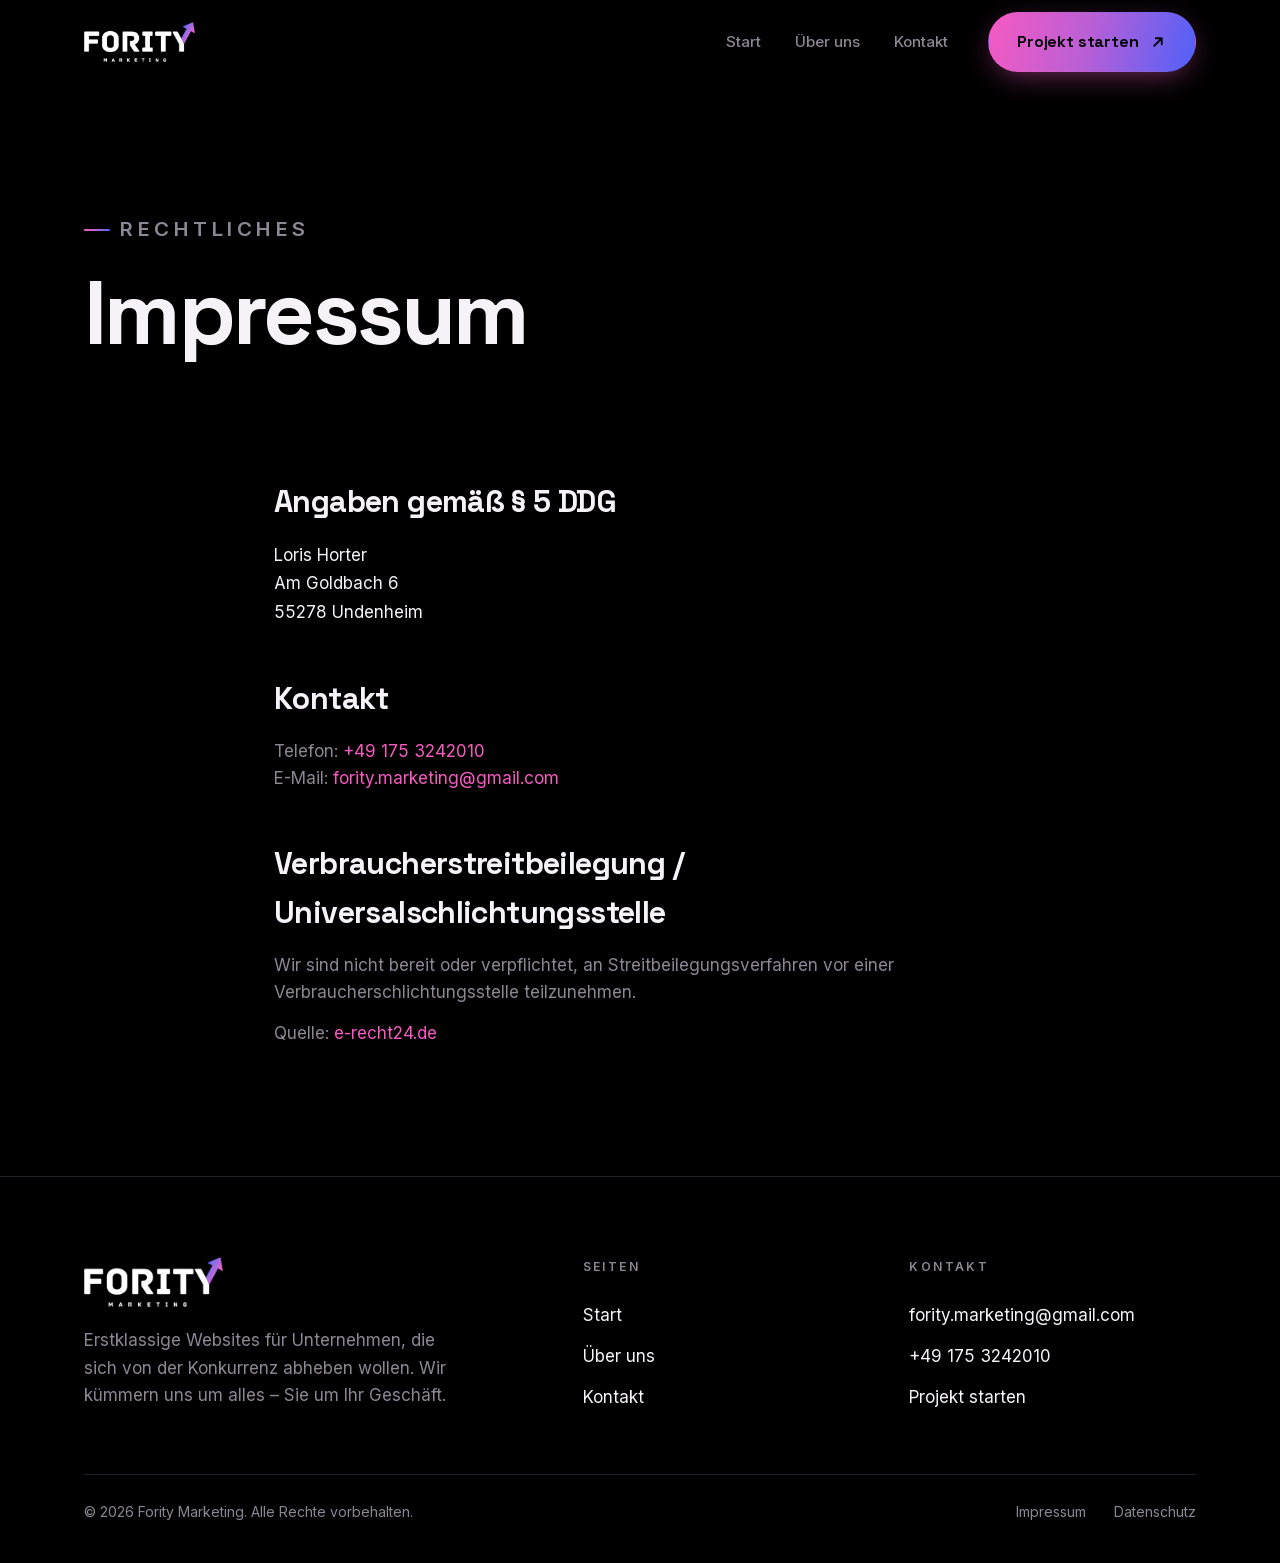
<file: impressum.html>
<!DOCTYPE html>
<html lang="de">
<head>
  <meta charset="UTF-8" />
  <meta name="viewport" content="width=device-width, initial-scale=1" />
  <title>Impressum | Fority Marketing</title>
  <meta name="description" content="Impressum von Fority Marketing – Angaben gemäß § 5 DDG." />
  <meta name="robots" content="noindex, follow" />
  <meta name="theme-color" content="#000000" />
  <link rel="canonical" href="https://fority-marketing.com/impressum" />

  <meta property="og:type" content="website" />
  <meta property="og:site_name" content="Fority Marketing" />
  <meta property="og:locale" content="de_DE" />
  <meta property="og:url" content="https://fority-marketing.com/impressum" />
  <meta property="og:title" content="Impressum | Fority Marketing" />
  <meta property="og:description" content="Impressum von Fority Marketing – Angaben gemäß § 5 DDG." />
  <meta property="og:image" content="https://fority-marketing.com/logo.png" />
  <meta property="og:image:alt" content="Fority Marketing" />
  <link rel="icon" href="/favicon.ico" sizes="any" />
  <link rel="icon" type="image/png" sizes="48x48" href="/favicon-48x48.png" />
  <link rel="icon" type="image/png" sizes="96x96" href="/favicon-96x96.png" />
  <link rel="icon" type="image/png" sizes="192x192" href="/favicon-192x192.png" />
  <link rel="apple-touch-icon" href="/apple-touch-icon.png" />
  <link rel="preload" href="assets/fonts/inter-latin.woff2" as="font" type="font/woff2" crossorigin />
  <link rel="preload" href="assets/fonts/spacegrotesk-latin.woff2" as="font" type="font/woff2" crossorigin />
  <link rel="stylesheet" href="style.css" />
</head>
<body>
  <svg width="0" height="0" style="position:absolute" aria-hidden="true">
    <defs>
      <linearGradient id="fg" x1="0" y1="1" x2="1" y2="0">
        <stop offset="0" stop-color="#f65ac1" /><stop offset="0.5" stop-color="#b95fd6" /><stop offset="1" stop-color="#4f61f9" />
      </linearGradient>
    </defs>
  </svg>

  <header class="nav">
    <div class="wrap nav__inner">
      <a class="nav__logo" href="/" aria-label="Fority Marketing — Startseite">
        <img src="logo.png" alt="Fority Marketing" width="135" />
      </a>
      <nav class="nav__links" aria-label="Hauptnavigation">
        <a class="nav__link" href="/">Start</a>
        <a class="nav__link" href="/ueber-uns">Über uns</a>
        <a class="nav__link" href="/kontakt">Kontakt</a>
        <a class="btn btn--primary nav__cta" href="/kontakt">Projekt starten
          <svg viewBox="0 0 24 24" fill="none" stroke="currentColor" stroke-width="2.4" stroke-linecap="round" stroke-linejoin="round"><path d="M7 17 17 7M9 7h8v8"/></svg>
        </a>
      </nav>
      <button class="nav__toggle" aria-label="Menü öffnen" aria-expanded="false"><span></span></button>
    </div>
  </header>

  <main>
    <section class="page-head">
      <div class="wrap">
        <p class="eyebrow">Rechtliches</p>
        <h1>Impressum</h1>
      </div>
    </section>

    <section class="legal">
      <div class="wrap">
        <h2>Angaben gemäß § 5 DDG</h2>
        <address>
          Loris Horter<br />
          Am Goldbach 6<br />
          55278 Undenheim
        </address>

        <h2>Kontakt</h2>
        <p>
          Telefon: <a href="tel:+491753242010">+49 175 3242010</a><br />
          E-Mail: <a href="mailto:fority.marketing@gmail.com">fority.marketing@gmail.com</a>
        </p>

        <h2>Verbraucherstreitbeilegung / Universalschlichtungsstelle</h2>
        <p>Wir sind nicht bereit oder verpflichtet, an Streitbeilegungsverfahren vor einer Verbraucherschlichtungsstelle teilzunehmen.</p>

        <p>Quelle: <a href="https://www.e-recht24.de/impressum-generator.html" target="_blank" rel="noopener">e-recht24.de</a></p>
      </div>
    </section>
  </main>

  <footer class="footer">
    <div class="wrap">
      <div class="footer__top">
        <div class="footer__brand">
          <img src="logo.png" alt="Fority Marketing" />
          <p>Erstklassige Websites für Unternehmen, die sich von der Konkurrenz abheben wollen. Wir kümmern uns um alles – Sie um Ihr Geschäft.</p>
        </div>
        <div class="footer__col">
          <h4>Seiten</h4>
          <a href="/">Start</a>
          <a href="/ueber-uns">Über uns</a>
          <a href="/kontakt">Kontakt</a>
        </div>
        <div class="footer__col">
          <h4>Kontakt</h4>
          <a href="mailto:fority.marketing@gmail.com">fority.marketing@gmail.com</a>
          <a href="tel:+491753242010">+49 175 3242010</a>
          <a href="/kontakt">Projekt starten</a>
        </div>
      </div>
      <div class="footer__bottom">
        <span>© <span id="year">2026</span> Fority Marketing. Alle Rechte vorbehalten.</span>
        <nav class="footer__legal" aria-label="Rechtliches">
          <a href="/impressum">Impressum</a>
          <a href="/datenschutz">Datenschutz</a>
        </nav>
      </div>
    </div>
  </footer>

  <script src="main.js"></script>
</body>
</html>
</file>
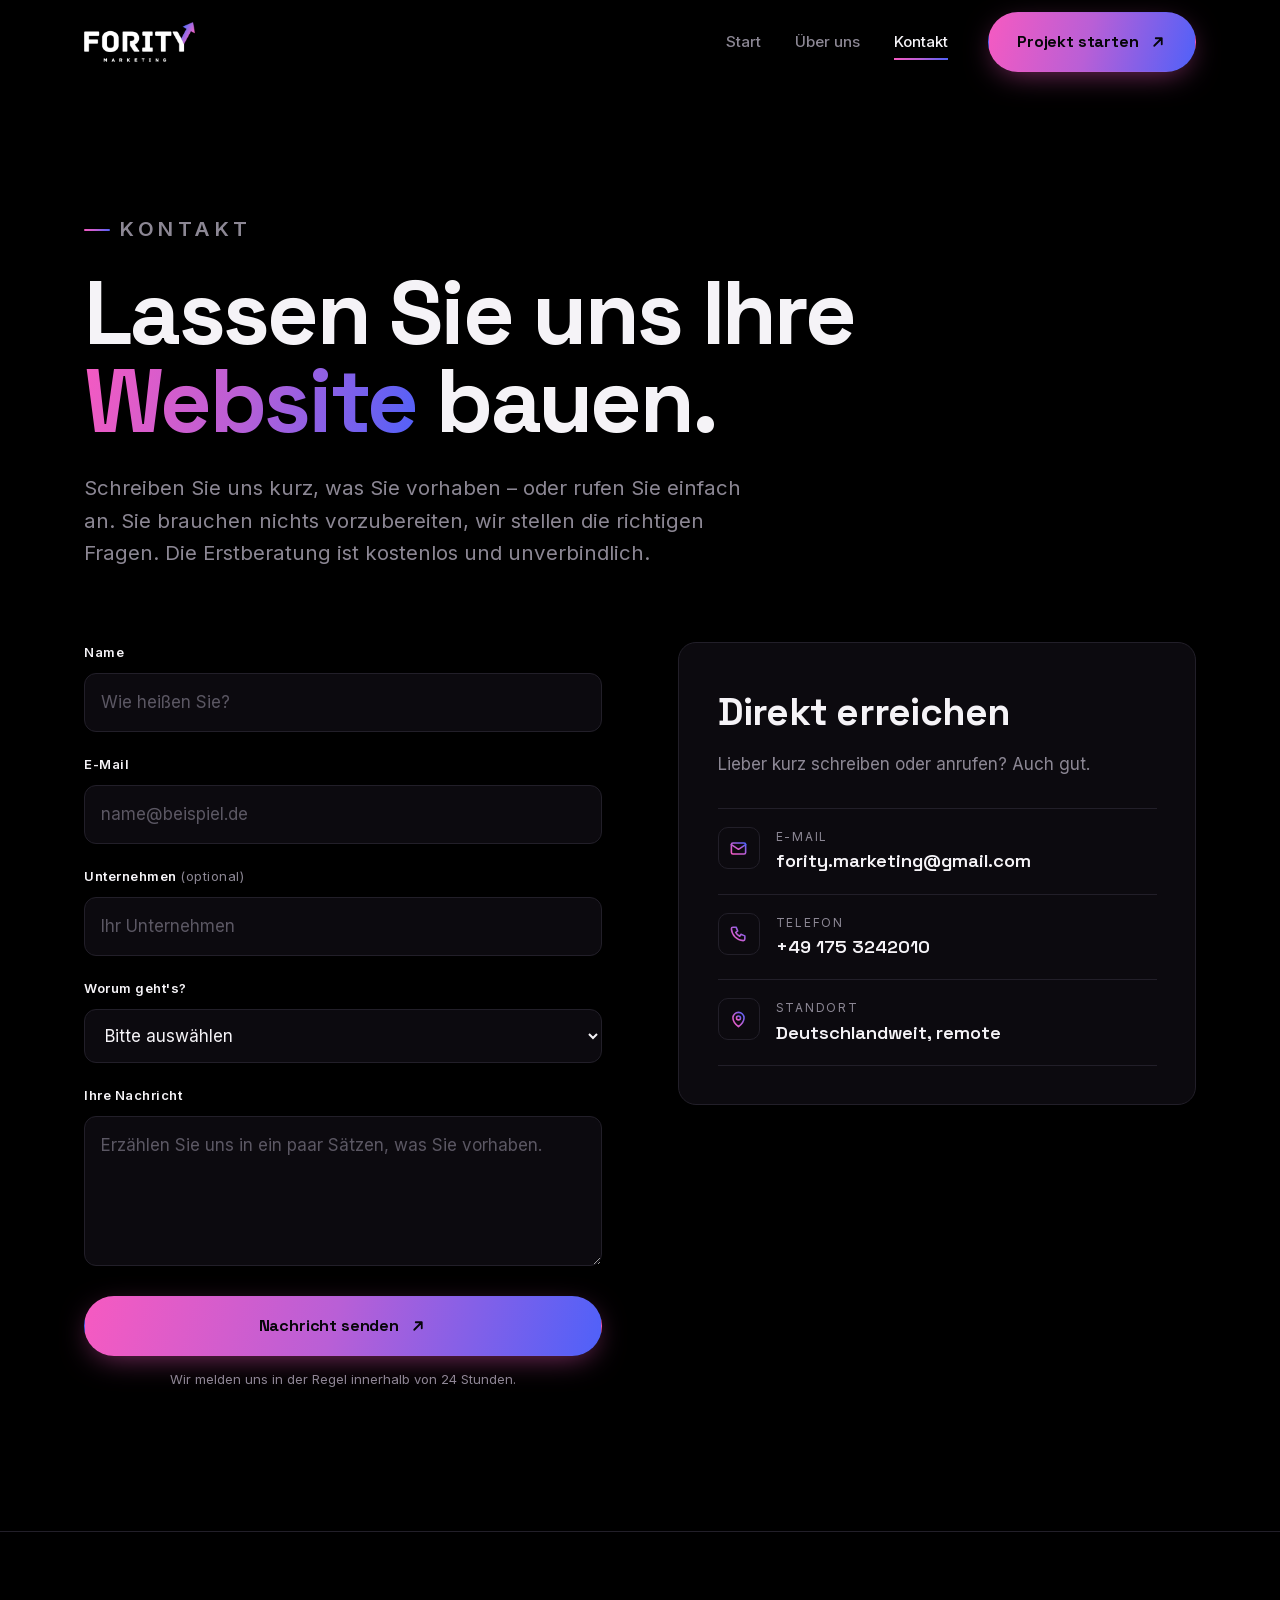
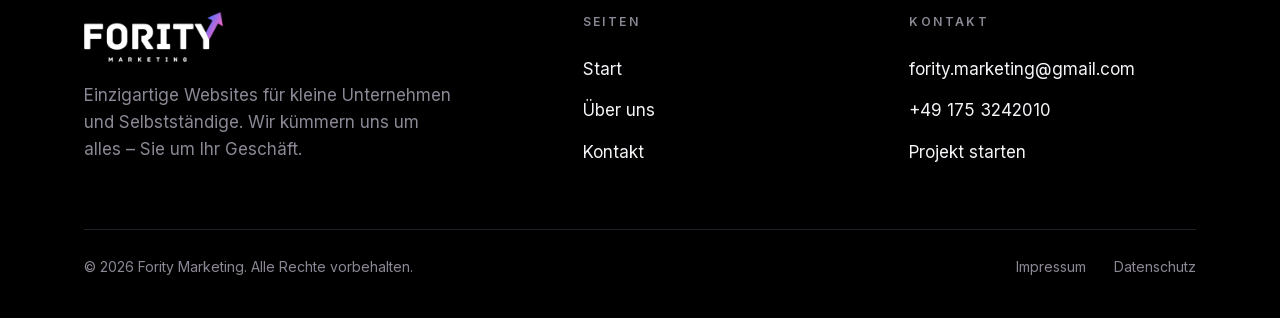
<file: kontakt.html>
<!DOCTYPE html>
<html lang="de">
<head>
  <meta charset="UTF-8" />
  <meta name="viewport" content="width=device-width, initial-scale=1" />
  <title>Kontakt – Website erstellen lassen | Fority Marketing</title>
  <meta name="description" content="Website erstellen lassen? Schreiben Sie Fority Marketing kurz, was Sie vorhaben – oder rufen Sie an. Die Erstberatung ist kostenlos und unverbindlich." />
  <meta name="robots" content="index, follow, max-image-preview:large" />
  <meta name="theme-color" content="#000000" />
  <link rel="canonical" href="https://fority-marketing.com/kontakt" />

  <meta property="og:type" content="website" />
  <meta property="og:site_name" content="Fority Marketing" />
  <meta property="og:locale" content="de_DE" />
  <meta property="og:url" content="https://fority-marketing.com/kontakt" />
  <meta property="og:title" content="Kontakt – Website erstellen lassen | Fority Marketing" />
  <meta property="og:description" content="Erzählen Sie uns von Ihrem Vorhaben. Die Erstberatung ist kostenlos und unverbindlich." />
  <meta property="og:image" content="https://fority-marketing.com/logo.png" />
  <meta property="og:image:alt" content="Fority Marketing" />
  <meta name="twitter:card" content="summary_large_image" />
  <meta name="twitter:title" content="Kontakt – Website erstellen lassen | Fority Marketing" />
  <meta name="twitter:description" content="Erzählen Sie uns von Ihrem Vorhaben. Erstberatung kostenlos und unverbindlich." />
  <meta name="twitter:image" content="https://fority-marketing.com/logo.png" />
  <link rel="icon" href="/favicon.ico" sizes="any" />
  <link rel="icon" type="image/png" sizes="48x48" href="/favicon-48x48.png" />
  <link rel="icon" type="image/png" sizes="96x96" href="/favicon-96x96.png" />
  <link rel="icon" type="image/png" sizes="192x192" href="/favicon-192x192.png" />
  <link rel="apple-touch-icon" href="/apple-touch-icon.png" />
  <link rel="preload" href="assets/fonts/inter-latin.woff2" as="font" type="font/woff2" crossorigin />
  <link rel="preload" href="assets/fonts/spacegrotesk-latin.woff2" as="font" type="font/woff2" crossorigin />
  <link rel="stylesheet" href="style.css" />

  <script type="application/ld+json">
  {
    "@context": "https://schema.org",
    "@graph": [
      {
        "@type": "ContactPage",
        "@id": "https://fority-marketing.com/kontakt#webpage",
        "url": "https://fority-marketing.com/kontakt",
        "name": "Kontakt – Fority Marketing",
        "inLanguage": "de-DE",
        "about": { "@id": "https://fority-marketing.com/#business" }
      },
      {
        "@type": "BreadcrumbList",
        "itemListElement": [
          { "@type": "ListItem", "position": 1, "name": "Start", "item": "https://fority-marketing.com/" },
          { "@type": "ListItem", "position": 2, "name": "Kontakt", "item": "https://fority-marketing.com/kontakt" }
        ]
      }
    ]
  }
  </script>
</head>
<body>
  <svg width="0" height="0" style="position:absolute" aria-hidden="true">
    <defs>
      <linearGradient id="fg" x1="0" y1="1" x2="1" y2="0">
        <stop offset="0" stop-color="#f65ac1" /><stop offset="0.5" stop-color="#b95fd6" /><stop offset="1" stop-color="#4f61f9" />
      </linearGradient>
    </defs>
  </svg>

  <header class="nav">
    <div class="wrap nav__inner">
      <a class="nav__logo" href="/" aria-label="Fority Marketing — Startseite">
        <img src="logo.png" alt="Fority Marketing" width="135" />
      </a>
      <nav class="nav__links" aria-label="Hauptnavigation">
        <a class="nav__link" href="/">Start</a>
        <a class="nav__link" href="/ueber-uns">Über uns</a>
        <a class="nav__link" href="/kontakt" aria-current="page">Kontakt</a>
        <a class="btn btn--primary nav__cta" href="/kontakt">Projekt starten
          <svg viewBox="0 0 24 24" fill="none" stroke="currentColor" stroke-width="2.4" stroke-linecap="round" stroke-linejoin="round"><path d="M7 17 17 7M9 7h8v8"/></svg>
        </a>
      </nav>
      <button class="nav__toggle" aria-label="Menü öffnen" aria-expanded="false"><span></span></button>
    </div>
  </header>

  <main>
    <section class="page-head">
      <div class="wrap">
        <p class="eyebrow reveal">Kontakt</p>
        <h1 class="reveal" data-d="1">Lassen Sie uns Ihre <span class="grad-text">Website</span> bauen.</h1>
        <p class="reveal" data-d="2">Schreiben Sie uns kurz, was Sie vorhaben – oder rufen Sie einfach an. Sie brauchen nichts vorzubereiten, wir stellen die richtigen Fragen. Die Erstberatung ist kostenlos und unverbindlich.</p>
      </div>
    </section>

    <section class="section" style="padding-top:0">
      <div class="wrap contact-grid">
        <!-- FORM -->
        <div class="reveal">
          <form id="contactForm" novalidate>
            <!-- Web3Forms: hier deinen kostenlosen Access-Key von https://web3forms.com eintragen -->
            <input type="hidden" name="access_key" value="82332b91-eff0-477d-aebc-060135968045" />
            <input type="hidden" name="subject" value="Neue Anfrage über fority.marketing" />
            <input type="hidden" name="from_name" value="Fority Marketing Website" />
            <!-- Honeypot gegen Spam-Bots (unsichtbar, bitte nicht ausfüllen) -->
            <input type="checkbox" name="botcheck" tabindex="-1" autocomplete="off" style="display:none" aria-hidden="true" />
            <div class="field">
              <label for="name">Name</label>
              <input type="text" id="name" name="name" placeholder="Wie heißen Sie?" required autocomplete="name" />
            </div>
            <div class="field">
              <label for="email">E-Mail</label>
              <input type="email" id="email" name="email" placeholder="name@beispiel.de" required autocomplete="email" />
            </div>
            <div class="field">
              <label for="company">Unternehmen <span style="color:var(--muted);font-weight:400">(optional)</span></label>
              <input type="text" id="company" name="company" placeholder="Ihr Unternehmen" autocomplete="organization" />
            </div>
            <div class="field">
              <label for="topic">Worum geht's?</label>
              <select id="topic" name="topic" required>
                <option value="">Bitte auswählen</option>
                <option>Neue Website</option>
                <option>Bestehende Website verbessern</option>
                <option>Komplette Online-Präsenz</option>
                <option>Etwas anderes</option>
              </select>
            </div>
            <div class="field">
              <label for="message">Ihre Nachricht</label>
              <textarea id="message" name="message" placeholder="Erzählen Sie uns in ein paar Sätzen, was Sie vorhaben." required></textarea>
            </div>
            <button type="submit" class="btn btn--primary form__submit">Nachricht senden
              <svg viewBox="0 0 24 24" fill="none" stroke="currentColor" stroke-width="2.4" stroke-linecap="round" stroke-linejoin="round"><path d="M7 17 17 7M9 7h8v8"/></svg>
            </button>
            <p class="form__note">Wir melden uns in der Regel innerhalb von 24 Stunden.</p>
          </form>

          <div class="form__success" id="formSuccess" role="status">
            <h3>Danke, Ihre Nachricht ist da. 🎉</h3>
            <p>Wir schauen sie uns an und melden uns innerhalb von 24 Stunden bei Ihnen. Bis gleich!</p>
          </div>
        </div>

        <!-- CONTACT DETAILS -->
        <aside class="contact-card reveal" data-d="1">
          <h2>Direkt erreichen</h2>
          <p>Lieber kurz schreiben oder anrufen? Auch gut.</p>

          <div class="contact-item">
            <span class="ci-icon">
              <svg viewBox="0 0 24 24" fill="none" stroke-width="2" stroke-linecap="round" stroke-linejoin="round"><rect x="3" y="5" width="18" height="14" rx="2"/><path d="m3 7 9 6 9-6"/></svg>
            </span>
            <div>
              <div class="ci-label">E-Mail</div>
              <a class="ci-value" href="mailto:fority.marketing@gmail.com">fority.marketing@gmail.com</a>
            </div>
          </div>

          <div class="contact-item">
            <span class="ci-icon">
              <svg viewBox="0 0 24 24" fill="none" stroke-width="2" stroke-linecap="round" stroke-linejoin="round"><path d="M5 4h4l2 5-2.5 1.5a11 11 0 0 0 5 5L15 13l5 2v4a2 2 0 0 1-2 2A16 16 0 0 1 3 6a2 2 0 0 1 2-2"/></svg>
            </span>
            <div>
              <div class="ci-label">Telefon</div>
              <a class="ci-value" href="tel:+491753242010">+49 175 3242010</a>
            </div>
          </div>

          <div class="contact-item">
            <span class="ci-icon">
              <svg viewBox="0 0 24 24" fill="none" stroke-width="2" stroke-linecap="round" stroke-linejoin="round"><path d="M12 21s7-5.5 7-11a7 7 0 1 0-14 0c0 5.5 7 11 7 11Z"/><circle cx="12" cy="10" r="2.5"/></svg>
            </span>
            <div>
              <div class="ci-label">Standort</div>
              <span class="ci-value">Deutschlandweit, remote</span>
            </div>
          </div>

        </aside>
      </div>
    </section>
  </main>

  <footer class="footer">
    <div class="wrap">
      <div class="footer__top">
        <div class="footer__brand">
          <img src="logo.png" alt="Fority Marketing" />
          <p>Einzigartige Websites für kleine Unternehmen und Selbstständige. Wir kümmern uns um alles – Sie um Ihr Geschäft.</p>
        </div>
        <div class="footer__col">
          <h4>Seiten</h4>
          <a href="/">Start</a>
          <a href="/ueber-uns">Über uns</a>
          <a href="/kontakt">Kontakt</a>
        </div>
        <div class="footer__col">
          <h4>Kontakt</h4>
          <a href="mailto:fority.marketing@gmail.com">fority.marketing@gmail.com</a>
          <a href="tel:+491753242010">+49 175 3242010</a>
          <a href="/kontakt">Projekt starten</a>
        </div>
      </div>
      <div class="footer__bottom">
        <span>© <span id="year">2026</span> Fority Marketing. Alle Rechte vorbehalten.</span>
        <nav class="footer__legal" aria-label="Rechtliches">
          <a href="/impressum">Impressum</a>
          <a href="/datenschutz">Datenschutz</a>
        </nav>
      </div>
    </div>
  </footer>

  <script src="main.js"></script>
</body>
</html>
</file>
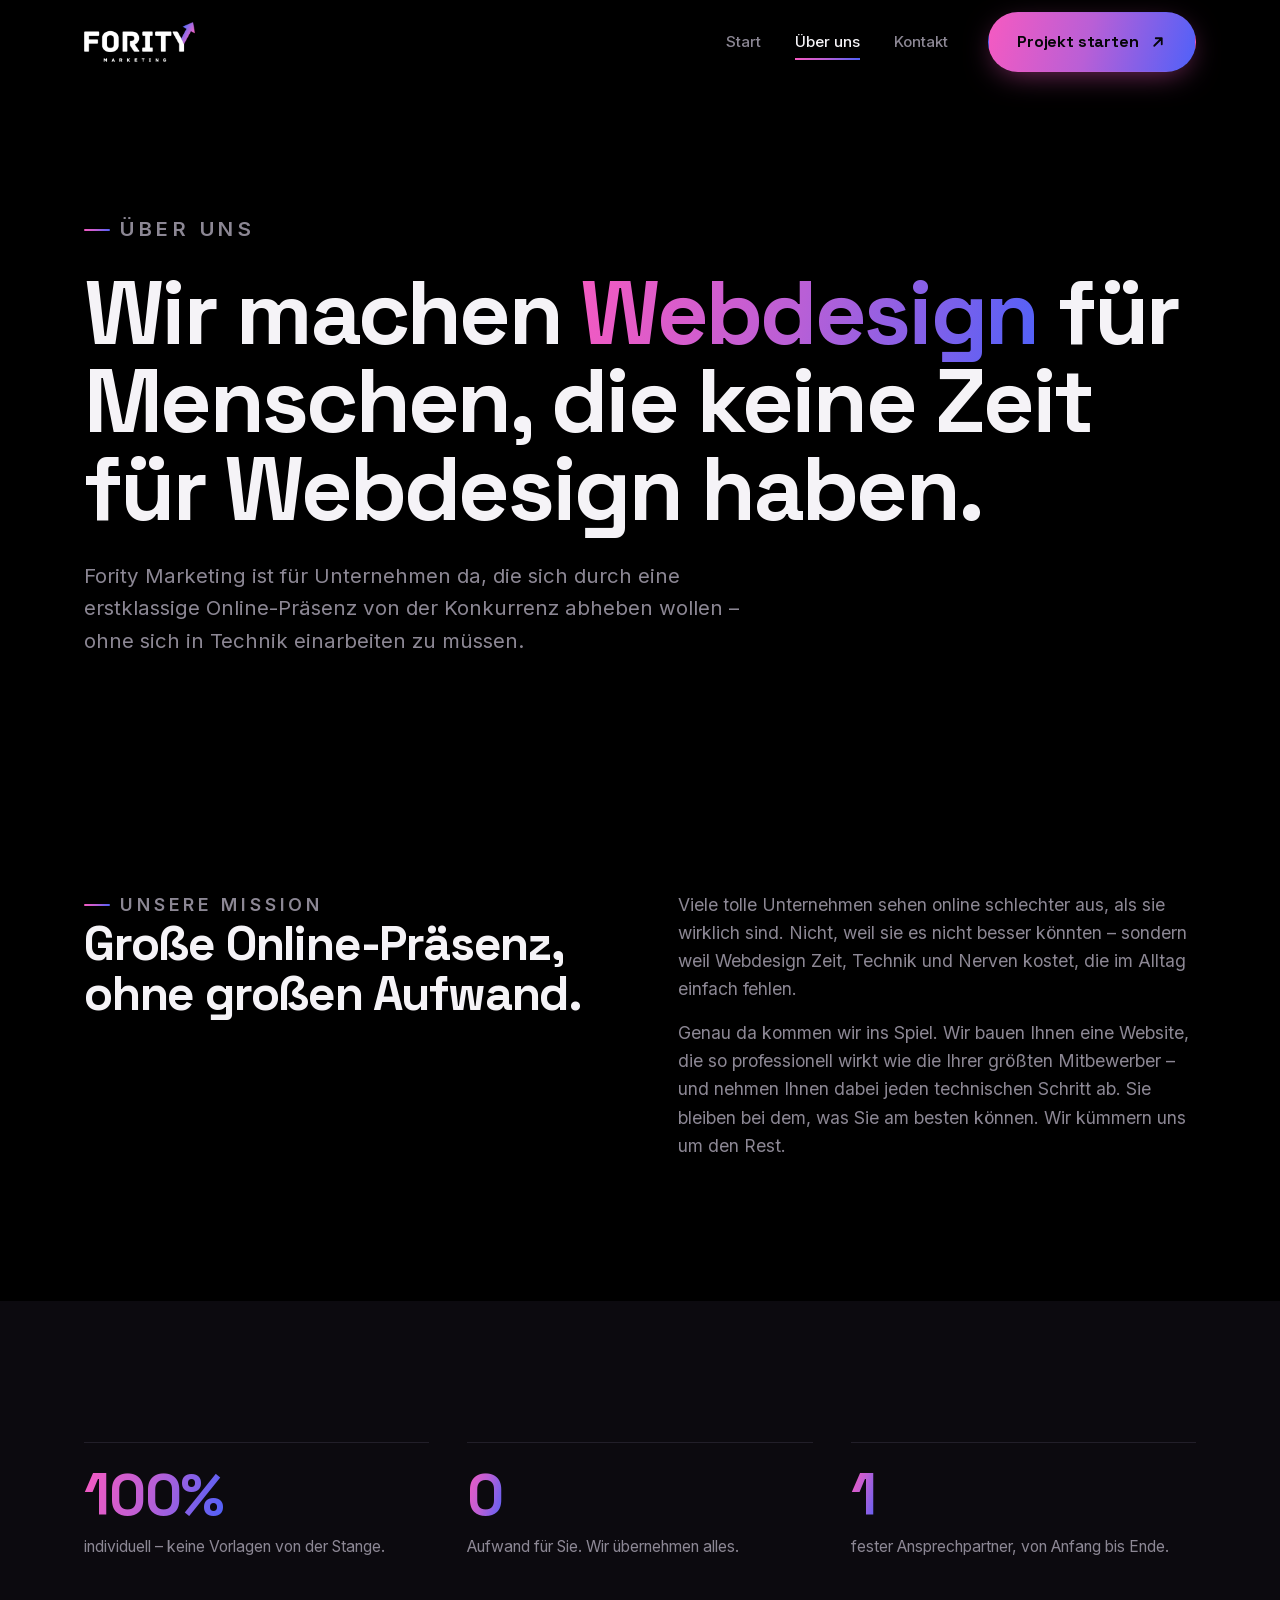
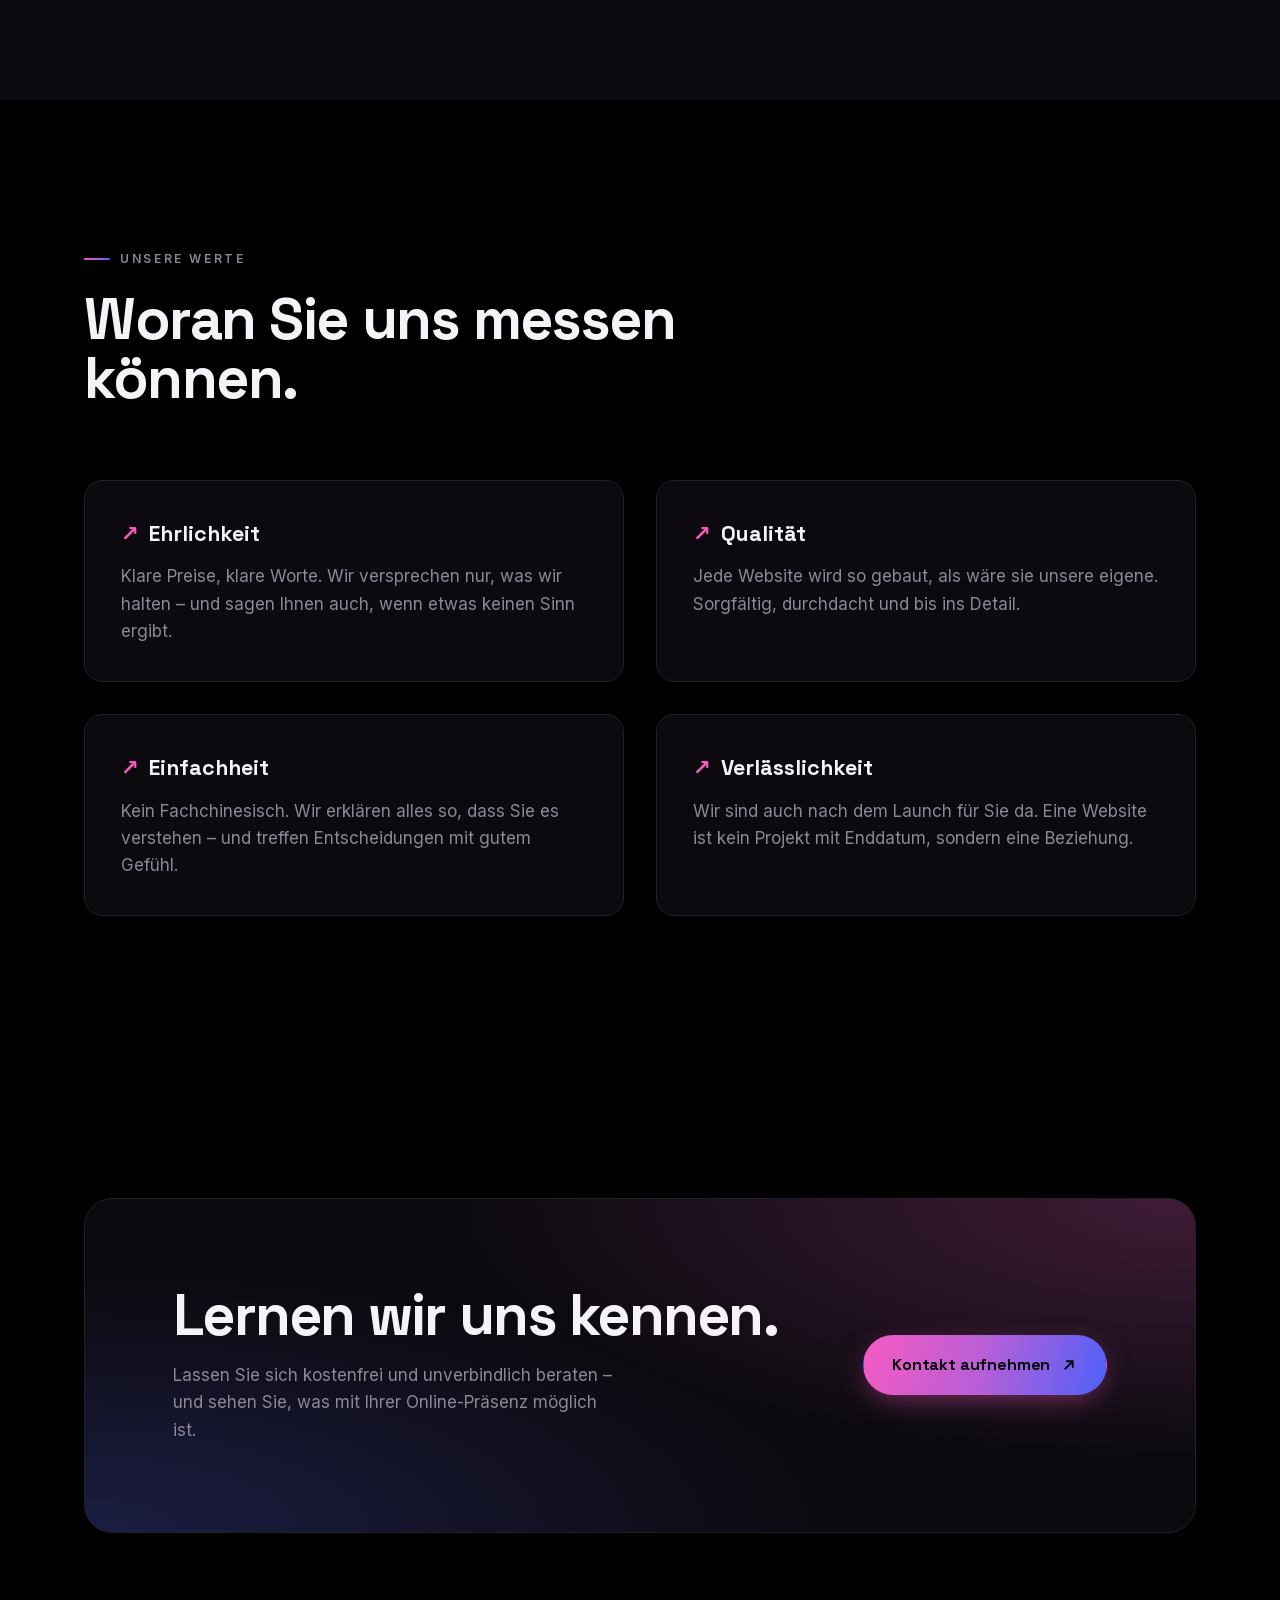
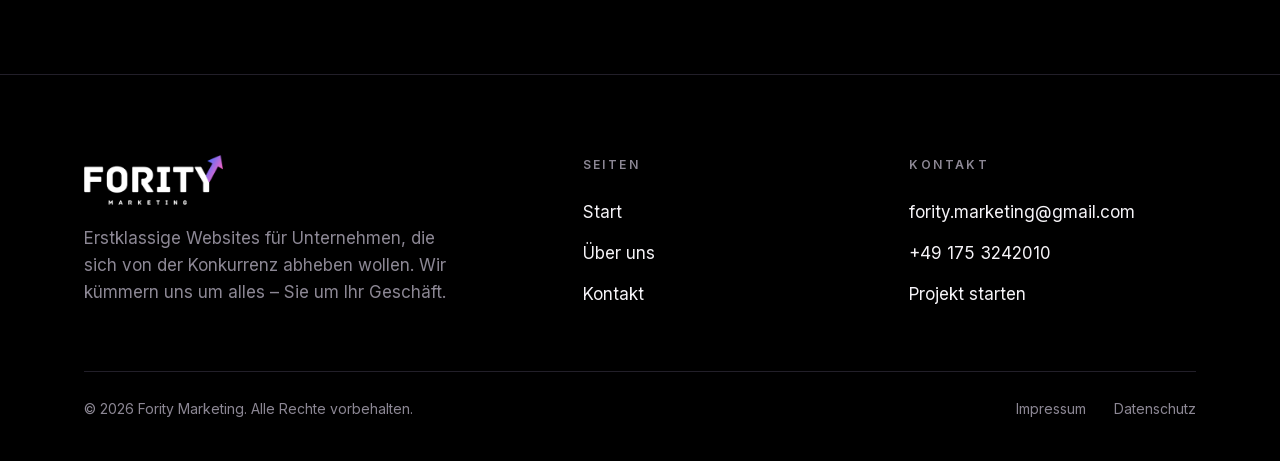
<file: ueber-uns.html>
<!DOCTYPE html>
<html lang="de">
<head>
  <meta charset="UTF-8" />
  <meta name="viewport" content="width=device-width, initial-scale=1" />
  <title>Über uns – Webdesign-Agentur | Fority Marketing</title>
  <meta name="description" content="Fority Marketing ist die Webdesign-Agentur für Unternehmen, die eine Website erstellen lassen und sich mit erstklassiger Online-Präsenz abheben wollen. Unsere Mission und Werte." />
  <meta name="robots" content="index, follow, max-image-preview:large" />
  <meta name="theme-color" content="#000000" />
  <link rel="canonical" href="https://fority-marketing.com/ueber-uns" />

  <meta property="og:type" content="website" />
  <meta property="og:site_name" content="Fority Marketing" />
  <meta property="og:locale" content="de_DE" />
  <meta property="og:url" content="https://fority-marketing.com/ueber-uns" />
  <meta property="og:title" content="Über uns – Webdesign-Agentur | Fority Marketing" />
  <meta property="og:description" content="Große Online-Präsenz, ohne großen Aufwand. Wir machen Webdesign für Menschen, die keine Zeit für Webdesign haben." />
  <meta property="og:image" content="https://fority-marketing.com/logo.png" />
  <meta property="og:image:alt" content="Fority Marketing" />
  <meta name="twitter:card" content="summary_large_image" />
  <meta name="twitter:title" content="Über uns – Webdesign-Agentur | Fority Marketing" />
  <meta name="twitter:description" content="Große Online-Präsenz, ohne großen Aufwand. Webdesign für Menschen, die keine Zeit dafür haben." />
  <meta name="twitter:image" content="https://fority-marketing.com/logo.png" />
  <link rel="icon" href="/favicon.ico" sizes="any" />
  <link rel="icon" type="image/png" sizes="48x48" href="/favicon-48x48.png" />
  <link rel="icon" type="image/png" sizes="96x96" href="/favicon-96x96.png" />
  <link rel="icon" type="image/png" sizes="192x192" href="/favicon-192x192.png" />
  <link rel="apple-touch-icon" href="/apple-touch-icon.png" />
  <link rel="preload" href="assets/fonts/inter-latin.woff2" as="font" type="font/woff2" crossorigin />
  <link rel="preload" href="assets/fonts/spacegrotesk-latin.woff2" as="font" type="font/woff2" crossorigin />
  <link rel="stylesheet" href="style.css" />

  <script type="application/ld+json">
  {
    "@context": "https://schema.org",
    "@graph": [
      {
        "@type": "AboutPage",
        "@id": "https://fority-marketing.com/ueber-uns#webpage",
        "url": "https://fority-marketing.com/ueber-uns",
        "name": "Über uns – Fority Marketing",
        "inLanguage": "de-DE",
        "about": { "@id": "https://fority-marketing.com/#business" }
      },
      {
        "@type": "BreadcrumbList",
        "itemListElement": [
          { "@type": "ListItem", "position": 1, "name": "Start", "item": "https://fority-marketing.com/" },
          { "@type": "ListItem", "position": 2, "name": "Über uns", "item": "https://fority-marketing.com/ueber-uns" }
        ]
      }
    ]
  }
  </script>
</head>
<body>
  <svg width="0" height="0" style="position:absolute" aria-hidden="true">
    <defs>
      <linearGradient id="fg" x1="0" y1="1" x2="1" y2="0">
        <stop offset="0" stop-color="#f65ac1" /><stop offset="0.5" stop-color="#b95fd6" /><stop offset="1" stop-color="#4f61f9" />
      </linearGradient>
    </defs>
  </svg>

  <header class="nav">
    <div class="wrap nav__inner">
      <a class="nav__logo" href="/" aria-label="Fority Marketing — Startseite">
        <img src="logo.png" alt="Fority Marketing" width="135" />
      </a>
      <nav class="nav__links" aria-label="Hauptnavigation">
        <a class="nav__link" href="/">Start</a>
        <a class="nav__link" href="/ueber-uns" aria-current="page">Über uns</a>
        <a class="nav__link" href="/kontakt">Kontakt</a>
        <a class="btn btn--primary nav__cta" href="/kontakt">Projekt starten
          <svg viewBox="0 0 24 24" fill="none" stroke="currentColor" stroke-width="2.4" stroke-linecap="round" stroke-linejoin="round"><path d="M7 17 17 7M9 7h8v8"/></svg>
        </a>
      </nav>
      <button class="nav__toggle" aria-label="Menü öffnen" aria-expanded="false"><span></span></button>
    </div>
  </header>

  <main>
    <!-- PAGE HEAD -->
    <section class="page-head">
      <div class="wrap">
        <p class="eyebrow reveal">Über uns</p>
        <h1 class="reveal" data-d="1">Wir machen <span class="grad-text">Webdesign</span> für Menschen, die keine Zeit für Webdesign haben.</h1>
        <p class="reveal" data-d="2">Fority Marketing ist für Unternehmen da, die sich durch eine erstklassige Online-Präsenz von der Konkurrenz abheben wollen – ohne sich in Technik einarbeiten zu müssen.</p>
      </div>
    </section>

    <!-- MISSION -->
    <section class="section" id="mission">
      <div class="wrap about-split">
        <div class="reveal">
          <p class="eyebrow">Unsere Mission</p>
          <h2>Große Online-Präsenz, ohne großen Aufwand.</h2>
        </div>
        <div class="reveal" data-d="1">
          <p>Viele tolle Unternehmen sehen online schlechter aus, als sie wirklich sind. Nicht, weil sie es nicht besser könnten – sondern weil Webdesign Zeit, Technik und Nerven kostet, die im Alltag einfach fehlen.</p>
          <p>Genau da kommen wir ins Spiel. Wir bauen Ihnen eine Website, die so professionell wirkt wie die Ihrer größten Mitbewerber – und nehmen Ihnen dabei jeden technischen Schritt ab. Sie bleiben bei dem, was Sie am besten können. Wir kümmern uns um den Rest.</p>
        </div>
      </div>
    </section>

    <!-- STATS -->
    <section class="section alt">
      <div class="wrap">
        <div class="stats">
          <div class="stat reveal">
            <div class="stat__num grad-text">100%</div>
            <div class="stat__label">individuell – keine Vorlagen von der Stange.</div>
          </div>
          <div class="stat reveal" data-d="1">
            <div class="stat__num grad-text">0</div>
            <div class="stat__label">Aufwand für Sie. Wir übernehmen alles.</div>
          </div>
          <div class="stat reveal" data-d="2">
            <div class="stat__num grad-text">1</div>
            <div class="stat__label">fester Ansprechpartner, von Anfang bis Ende.</div>
          </div>
        </div>
      </div>
    </section>

    <!-- VALUES -->
    <section class="section" id="werte">
      <div class="wrap">
        <div class="usp__head reveal">
          <p class="eyebrow">Unsere Werte</p>
          <h2>Woran Sie uns messen können.</h2>
        </div>
        <div class="values">
          <div class="value reveal">
            <h3><b>↗</b>Ehrlichkeit</h3>
            <p>Klare Preise, klare Worte. Wir versprechen nur, was wir halten – und sagen Ihnen auch, wenn etwas keinen Sinn ergibt.</p>
          </div>
          <div class="value reveal" data-d="1">
            <h3><b>↗</b>Qualität</h3>
            <p>Jede Website wird so gebaut, als wäre sie unsere eigene. Sorgfältig, durchdacht und bis ins Detail.</p>
          </div>
          <div class="value reveal" data-d="2">
            <h3><b>↗</b>Einfachheit</h3>
            <p>Kein Fachchinesisch. Wir erklären alles so, dass Sie es verstehen – und treffen Entscheidungen mit gutem Gefühl.</p>
          </div>
          <div class="value reveal" data-d="3">
            <h3><b>↗</b>Verlässlichkeit</h3>
            <p>Wir sind auch nach dem Launch für Sie da. Eine Website ist kein Projekt mit Enddatum, sondern eine Beziehung.</p>
          </div>
        </div>
      </div>
    </section>

    <!-- CTA -->
    <section class="section">
      <div class="wrap cta-band">
        <div class="cta-band__inner reveal">
          <div>
            <h2>Lernen wir uns kennen.</h2>
            <p>Lassen Sie sich kostenfrei und unverbindlich beraten – und sehen Sie, was mit Ihrer Online-Präsenz möglich ist.</p>
          </div>
          <a class="btn btn--primary" href="/kontakt">Kontakt aufnehmen
            <svg viewBox="0 0 24 24" fill="none" stroke="currentColor" stroke-width="2.4" stroke-linecap="round" stroke-linejoin="round"><path d="M7 17 17 7M9 7h8v8"/></svg>
          </a>
        </div>
      </div>
    </section>
  </main>

  <footer class="footer">
    <div class="wrap">
      <div class="footer__top">
        <div class="footer__brand">
          <img src="logo.png" alt="Fority Marketing" />
          <p>Erstklassige Websites für Unternehmen, die sich von der Konkurrenz abheben wollen. Wir kümmern uns um alles – Sie um Ihr Geschäft.</p>
        </div>
        <div class="footer__col">
          <h4>Seiten</h4>
          <a href="/">Start</a>
          <a href="/ueber-uns">Über uns</a>
          <a href="/kontakt">Kontakt</a>
        </div>
        <div class="footer__col">
          <h4>Kontakt</h4>
          <a href="mailto:fority.marketing@gmail.com">fority.marketing@gmail.com</a>
          <a href="tel:+491753242010">+49 175 3242010</a>
          <a href="/kontakt">Projekt starten</a>
        </div>
      </div>
      <div class="footer__bottom">
        <span>© <span id="year">2026</span> Fority Marketing. Alle Rechte vorbehalten.</span>
        <nav class="footer__legal" aria-label="Rechtliches">
          <a href="/impressum">Impressum</a>
          <a href="/datenschutz">Datenschutz</a>
        </nav>
      </div>
    </div>
  </footer>

  <script src="main.js"></script>
</body>
</html>
</file>
<file: style.css>
/* ============================================================
   FONTS — lokal gehostet (DSGVO-konform, keine Google-Server)
   Inter & Space Grotesk als Variable Fonts (weight 400–800)
   ============================================================ */

/* Inter — Fließtext */
@font-face {
  font-family: "Inter";
  font-style: normal;
  font-weight: 400 700;
  font-display: swap;
  src: url("assets/fonts/inter-latin.woff2") format("woff2");
  unicode-range: U+0000-00FF, U+0131, U+0152-0153, U+02BB-02BC, U+02C6, U+02DA, U+02DC, U+0304, U+0308, U+0329, U+2000-206F, U+20AC, U+2122, U+2191, U+2193, U+2212, U+2215, U+FEFF, U+FFFD;
}
@font-face {
  font-family: "Inter";
  font-style: normal;
  font-weight: 400 700;
  font-display: swap;
  src: url("assets/fonts/inter-latin-ext.woff2") format("woff2");
  unicode-range: U+0100-02BA, U+02BD-02C5, U+02C7-02CC, U+02CE-02D7, U+02DD-02FF, U+0304, U+0308, U+0329, U+1D00-1DBF, U+1E00-1E9F, U+1EF2-1EFF, U+2020, U+20A0-20AB, U+20AD-20C0, U+2113, U+2C60-2C7F, U+A720-A7FF;
}

/* Space Grotesk — Überschriften */
@font-face {
  font-family: "Space Grotesk";
  font-style: normal;
  font-weight: 600 800;
  font-display: swap;
  src: url("assets/fonts/spacegrotesk-latin.woff2") format("woff2");
  unicode-range: U+0000-00FF, U+0131, U+0152-0153, U+02BB-02BC, U+02C6, U+02DA, U+02DC, U+0304, U+0308, U+0329, U+2000-206F, U+20AC, U+2122, U+2191, U+2193, U+2212, U+2215, U+FEFF, U+FFFD;
}
@font-face {
  font-family: "Space Grotesk";
  font-style: normal;
  font-weight: 600 800;
  font-display: swap;
  src: url("assets/fonts/spacegrotesk-latin-ext.woff2") format("woff2");
  unicode-range: U+0100-02BA, U+02BD-02C5, U+02C7-02CC, U+02CE-02D7, U+02DD-02FF, U+0304, U+0308, U+0329, U+1D00-1DBF, U+1E00-1E9F, U+1EF2-1EFF, U+2020, U+20A0-20AB, U+20AD-20C0, U+2113, U+2C60-2C7F, U+A720-A7FF;
}

/* ============================================================
   FORITY MARKETING — Design System
   Bold & loud · black canvas · logo gradient (pink→purple)
   ============================================================ */

:root {
  /* Color */
  --ink:        #000000;   /* page canvas */
  --surface:    #0c0a0f;   /* subtle raised panels */
  --line:       #221f29;   /* hairlines */
  --text:       #f5f3f7;   /* primary text */
  --muted:      #8c8794;   /* secondary text */

  --pink:       #f65ac1;   /* logo arrow — pink end  */
  --purple:     #4f61f9;   /* logo arrow — purple end */
  --grad:       linear-gradient(105deg, var(--pink) 0%, #b95fd6 48%, var(--purple) 100%);

  /* Type */
  --display: "Space Grotesk", system-ui, sans-serif;
  --body: "Inter", system-ui, sans-serif;

  /* Rhythm */
  --maxw: 1240px;
  --gutter: clamp(20px, 5vw, 64px);
  --section-y: clamp(72px, 11vw, 160px);

  --ease: cubic-bezier(0.16, 1, 0.3, 1);
}

/* ---------- Reset ---------- */
*, *::before, *::after { box-sizing: border-box; }
* { margin: 0; padding: 0; }
html { -webkit-text-size-adjust: 100%; scroll-behavior: smooth; }

body {
  background: var(--ink);
  color: var(--text);
  font-family: var(--body);
  font-size: 17px;
  line-height: 1.6;
  -webkit-font-smoothing: antialiased;
  text-rendering: optimizeLegibility;
  overflow-x: hidden;
}

img { display: block; max-width: 100%; height: auto; }
a { color: inherit; text-decoration: none; }
button { font: inherit; cursor: pointer; }
::selection { background: var(--pink); color: #000; }

/* ---------- Layout helpers ---------- */
.wrap { width: 100%; max-width: var(--maxw); margin-inline: auto; padding-inline: var(--gutter); }
.section { padding-block: var(--section-y); position: relative; }

.eyebrow {
  display: inline-flex; align-items: center; gap: 10px;
  font-family: var(--body);
  font-size: 12px; font-weight: 600;
  letter-spacing: 0.22em; text-transform: uppercase;
  color: var(--muted);
}
.eyebrow::before {
  content: ""; width: 26px; height: 2px;
  background: var(--grad); border-radius: 2px;
}

.grad-text {
  background: var(--grad);
  -webkit-background-clip: text; background-clip: text;
  color: transparent;
}

/* ---------- Buttons ---------- */
.btn {
  display: inline-flex; align-items: center; gap: 10px;
  font-family: var(--display); font-weight: 700;
  font-size: 16px; letter-spacing: -0.01em;
  padding: 16px 28px; border-radius: 999px;
  border: 1px solid transparent;
  transition: transform .35s var(--ease), box-shadow .35s var(--ease), background .35s var(--ease), color .35s var(--ease);
  will-change: transform;
}
.btn svg { width: 18px; height: 18px; transition: transform .35s var(--ease); }
.btn:hover svg { transform: translate(3px, -3px); }

.btn--primary {
  background: var(--grad); color: #07060a;
  box-shadow: 0 8px 30px -8px rgba(246,90,193,.55);
}
.btn--primary:hover { transform: translateY(-3px); box-shadow: 0 18px 44px -10px rgba(246,90,193,.7); }

.btn--ghost { color: var(--text); border-color: var(--line); }
.btn--ghost:hover { border-color: var(--pink); transform: translateY(-3px); }

/* ============================================================
   NAV
   ============================================================ */
.nav {
  position: sticky; top: 0; z-index: 100;
  border-bottom: 1px solid transparent;
  transition: background .4s var(--ease), border-color .4s var(--ease), backdrop-filter .4s var(--ease);
}
.nav.is-scrolled {
  background: rgba(0,0,0,.72);
  backdrop-filter: blur(14px) saturate(140%);
  border-bottom-color: var(--line);
}
.nav__inner {
  display: flex; align-items: center; justify-content: space-between;
  height: 84px;
}
.nav__logo img { height: 40px; width: auto; }
.nav__links { display: flex; align-items: center; gap: 34px; }
.nav__link {
  font-weight: 500; font-size: 15px; color: var(--muted);
  position: relative; transition: color .25s var(--ease);
}
.nav__link::after {
  content: ""; position: absolute; left: 0; bottom: -6px;
  width: 100%; height: 2px; background: var(--grad);
  transform: scaleX(0); transform-origin: left; transition: transform .3s var(--ease);
}
.nav__link:hover, .nav__link[aria-current="page"] { color: var(--text); }
.nav__link:hover::after, .nav__link[aria-current="page"]::after { transform: scaleX(1); }
.nav__cta { margin-left: 6px; }

.nav__toggle {
  display: none; background: none; border: 0; color: var(--text);
  width: 44px; height: 44px; align-items: center; justify-content: center;
}
.nav__toggle span {
  display: block; width: 24px; height: 2px; background: currentColor; position: relative;
  transition: transform .3s var(--ease), opacity .3s var(--ease);
}
.nav__toggle span::before, .nav__toggle span::after {
  content: ""; position: absolute; left: 0; width: 24px; height: 2px; background: currentColor;
  transition: transform .3s var(--ease);
}
.nav__toggle span::before { top: -7px; }
.nav__toggle span::after { top: 7px; }
.nav.is-open .nav__toggle span { background: transparent; }
.nav.is-open .nav__toggle span::before { transform: translateY(7px) rotate(45deg); }
.nav.is-open .nav__toggle span::after { transform: translateY(-7px) rotate(-45deg); }

/* ============================================================
   HERO
   ============================================================ */
.hero { position: relative; padding-top: clamp(40px, 7vw, 90px); padding-bottom: var(--section-y); }
.hero__grid {
  display: grid; grid-template-columns: 1.35fr 1fr; gap: clamp(30px, 5vw, 70px);
  align-items: center;
}
.hero__eyebrow { margin-bottom: 28px; }
.hero h1 {
  font-family: var(--display);
  font-weight: 800;
  font-size: clamp(2.9rem, 8.2vw, 6.6rem);
  line-height: 0.96;
  letter-spacing: -0.03em;
}
.hero h1 .line { display: block; overflow: hidden; }
.hero h1 .line > span { display: inline-block; }
.hero__sub {
  margin-top: 30px; max-width: 30ch;
  font-size: clamp(1.05rem, 1.6vw, 1.3rem); color: var(--muted); line-height: 1.55;
}
.hero__actions { margin-top: 40px; display: flex; flex-wrap: wrap; gap: 16px; }

/* Hero signature: growth chart */
.hero__art { position: relative; display: flex; justify-content: center; align-items: center; min-height: 360px; }
.chart-art { width: min(100%, 420px); height: auto; display: block; }

/* ============================================================
   MARQUEE
   ============================================================ */
.marquee {
  border-block: 1px solid var(--line);
  padding-block: 22px; overflow: hidden;
  display: flex; user-select: none;
}
.marquee__track {
  display: flex; gap: 0; flex-shrink: 0;
  animation: scroll-x 26s linear infinite;
}
.marquee:hover .marquee__track { animation-play-state: paused; }
.marquee__track span {
  font-family: var(--display); font-weight: 800;
  font-size: clamp(1.4rem, 3vw, 2.3rem); letter-spacing: -0.02em;
  white-space: nowrap; padding-inline: 30px; color: var(--text);
  display: inline-flex; align-items: center; gap: 30px;
}
.marquee__track span::after { content: "✦"; color: var(--pink); font-size: 0.7em; }
@keyframes scroll-x { to { transform: translateX(-50%); } }

/* ============================================================
   USP — editorial rows (not a card grid)
   ============================================================ */
.usp__head { max-width: 60ch; margin-bottom: clamp(40px, 6vw, 72px); }
.usp__head h2 {
  font-family: var(--display); font-weight: 800;
  font-size: clamp(2.1rem, 5vw, 3.6rem); line-height: 1.02; letter-spacing: -0.025em;
  margin-top: 22px;
}

.usp-row {
  display: grid; grid-template-columns: 56px 1fr 1.1fr; gap: clamp(16px, 3vw, 48px);
  align-items: start;
  padding-block: clamp(30px, 4vw, 46px);
  border-top: 1px solid var(--line);
}
.usp-row:last-child { border-bottom: 1px solid var(--line); }
.usp-row__mark {
  width: 46px; height: 46px; flex-shrink: 0;
  display: grid; place-items: center;
  border: 1px solid var(--line); border-radius: 12px;
  transition: border-color .4s var(--ease), background .4s var(--ease);
}
.usp-row__mark svg { width: 20px; height: 20px; transition: transform .4s var(--ease); }
.usp-row__mark svg path { stroke: url(#fg); }
.usp-row:hover .usp-row__mark { border-color: var(--pink); background: rgba(246,90,193,.06); }
.usp-row:hover .usp-row__mark svg { transform: translate(2px, -2px); }
.usp-row h3 {
  font-family: var(--display); font-weight: 700;
  font-size: clamp(1.5rem, 3vw, 2.2rem); line-height: 1.05; letter-spacing: -0.02em;
}
.usp-row p { color: var(--muted); font-size: 1.05rem; max-width: 46ch; }

/* ============================================================
   LEISTUNGEN / PROCESS
   ============================================================ */
.alt { background: var(--surface); }
.lead-grid { display: grid; grid-template-columns: 1fr 1fr; gap: clamp(30px, 6vw, 80px); align-items: start; }
.lead-grid h2 {
  font-family: var(--display); font-weight: 800;
  font-size: clamp(2.1rem, 5vw, 3.6rem); line-height: 1.02; letter-spacing: -0.025em;
}
.lead-grid p.big { font-size: 1.2rem; color: var(--muted); margin-top: 24px; max-width: 42ch; }

.svc-list { display: flex; flex-direction: column; }
.svc {
  display: flex; align-items: baseline; gap: 18px;
  padding-block: 22px; border-top: 1px solid var(--line);
}
.svc:last-child { border-bottom: 1px solid var(--line); }
.svc__no { font-family: var(--display); font-weight: 700; color: var(--pink); font-size: .95rem; min-width: 2.4ch; }
.svc__body strong { font-family: var(--display); font-weight: 700; font-size: 1.25rem; display: block; }
.svc__body span { color: var(--muted); font-size: .98rem; }

/* ============================================================
   CTA BAND
   ============================================================ */
.cta-band { position: relative; overflow: hidden; }
.cta-band__inner {
  border-radius: 28px; padding: clamp(40px, 7vw, 88px);
  background:
    radial-gradient(120% 140% at 100% 0%, rgba(246,90,193,.22), transparent 55%),
    radial-gradient(120% 140% at 0% 100%, rgba(79,97,249,.22), transparent 55%),
    var(--surface);
  border: 1px solid var(--line);
  display: grid; grid-template-columns: 1.4fr auto; gap: 40px; align-items: center;
}
.cta-band h2 {
  font-family: var(--display); font-weight: 800;
  font-size: clamp(2rem, 5vw, 3.6rem); line-height: 1.0; letter-spacing: -0.03em;
}
.cta-band p { color: var(--muted); margin-top: 18px; max-width: 40ch; }

/* ============================================================
   FOOTER
   ============================================================ */
.footer { border-top: 1px solid var(--line); padding-block: clamp(50px, 7vw, 80px) 40px; }
.footer__top { display: grid; grid-template-columns: 1.6fr 1fr 1fr; gap: 40px; }
.footer__brand img { height: 50px; width: auto; margin-bottom: 20px; }
.footer__brand p { color: var(--muted); max-width: 34ch; }
.footer__col h4 {
  font-size: 12px; letter-spacing: .2em; text-transform: uppercase; color: var(--muted);
  margin-bottom: 18px; font-weight: 600;
}
.footer__col a { display: block; color: var(--text); padding-block: 7px; transition: color .25s var(--ease); }
.footer__col a:hover { color: var(--pink); }
.footer__bottom {
  margin-top: 56px; padding-top: 26px; border-top: 1px solid var(--line);
  display: flex; justify-content: space-between; flex-wrap: wrap; gap: 14px 28px;
  color: var(--muted); font-size: 14px;
}
.footer__legal { display: flex; gap: 28px; flex-wrap: wrap; }
.footer__legal a { color: var(--muted); transition: color .25s var(--ease); }
.footer__legal a:hover { color: var(--pink); }

/* ============================================================
   LEGAL PAGES (Impressum / Datenschutz) — Lauftext
   ============================================================ */
.legal { padding-bottom: clamp(60px, 9vw, 120px); }
.legal .wrap { max-width: 860px; }
.legal h2 {
  font-family: var(--display); font-weight: 700;
  font-size: clamp(1.4rem, 3vw, 1.9rem); letter-spacing: -0.02em;
  margin-top: 48px; margin-bottom: 14px;
}
.legal h3 {
  font-family: var(--display); font-weight: 600;
  font-size: clamp(1.1rem, 2vw, 1.3rem); margin-top: 30px; margin-bottom: 10px;
}
.legal h4 {
  font-weight: 700; font-size: 1.02rem; color: var(--text);
  margin-top: 22px; margin-bottom: 8px;
}
.legal p { color: var(--muted); margin-bottom: 14px; }
.legal ul { color: var(--muted); margin: 0 0 14px 1.2em; }
.legal li { margin-bottom: 8px; }
.legal a { color: var(--pink); word-break: break-word; }
.legal a:hover { text-decoration: underline; }
.legal address { font-style: normal; color: var(--text); margin-bottom: 14px; line-height: 1.7; }
.legal strong { color: var(--text); }

/* ============================================================
   PAGE HEADER (inner pages)
   ============================================================ */
.page-head { padding-top: clamp(50px, 8vw, 110px); padding-bottom: clamp(40px, 6vw, 72px); }
.page-head h1 {
  font-family: var(--display); font-weight: 800;
  font-size: clamp(2.6rem, 7vw, 5.6rem); line-height: 0.98; letter-spacing: -0.03em; margin-top: 24px;
}
.page-head p { color: var(--muted); font-size: clamp(1.05rem,1.6vw,1.3rem); max-width: 52ch; margin-top: 26px; }

/* ---------- About ---------- */
.about-split { display: grid; grid-template-columns: 1fr 1fr; gap: clamp(30px,6vw,80px); align-items: start; }
.about-split h2 { font-family: var(--display); font-weight: 800; font-size: clamp(1.9rem,4vw,3rem); line-height:1.04; letter-spacing:-0.025em; }
.about-split p { color: var(--muted); margin-top: 20px; font-size: 1.1rem; }
.about-split p + p { margin-top: 16px; }

.stats { display: grid; grid-template-columns: repeat(3, 1fr); gap: clamp(16px,3vw,40px); }
.stat { border-top: 1px solid var(--line); padding-top: 24px; }
.stat__num { font-family: var(--display); font-weight: 800; font-size: clamp(2.4rem,5vw,3.6rem); line-height:1; letter-spacing:-0.02em; }
.stat__num.grad-text { display: inline-block; }
.stat__label { color: var(--muted); margin-top: 10px; font-size: .98rem; }

.values { display: grid; grid-template-columns: repeat(2, 1fr); gap: clamp(20px,3vw,32px); }
.value {
  padding: clamp(24px,3vw,36px); border: 1px solid var(--line); border-radius: 18px;
  background: var(--surface); transition: border-color .4s var(--ease), transform .4s var(--ease);
}
.value:hover { border-color: var(--pink); transform: translateY(-4px); }
.value h3 { font-family: var(--display); font-weight: 700; font-size: 1.35rem; margin-bottom: 12px; }
.value h3 b { color: var(--pink); margin-right: 10px; font-weight: 800; }
.value p { color: var(--muted); }

/* ---------- Contact ---------- */
.contact-grid { display: grid; grid-template-columns: 1fr 1fr; gap: clamp(36px,6vw,80px); align-items: start; }

.field { margin-bottom: 22px; }
.field label { display: block; font-size: 13px; font-weight: 600; letter-spacing: .04em; margin-bottom: 10px; color: var(--text); }
.field input, .field textarea, .field select {
  width: 100%; background: var(--surface); color: var(--text);
  border: 1px solid var(--line); border-radius: 12px;
  padding: 15px 16px; font: inherit; transition: border-color .25s var(--ease), box-shadow .25s var(--ease);
}
.field textarea { min-height: 150px; resize: vertical; }
.field input::placeholder, .field textarea::placeholder { color: #5b5763; }
.field input:focus, .field textarea:focus, .field select:focus {
  outline: none; border-color: var(--pink); box-shadow: 0 0 0 3px rgba(246,90,193,.18);
}
.form__submit { width: 100%; justify-content: center; }
.form__note { color: var(--muted); font-size: 13px; margin-top: 14px; text-align: center; }

.form__success {
  display: none; text-align: center; padding: clamp(30px,5vw,56px);
  border: 1px solid var(--pink); border-radius: 18px; background: rgba(246,90,193,.06);
}
.form__success.show { display: block; }
.form__success h3 { font-family: var(--display); font-weight: 800; font-size: 1.7rem; margin-bottom: 12px; }
.form__success p { color: var(--muted); }

.contact-card { border: 1px solid var(--line); border-radius: 18px; padding: clamp(26px,3vw,40px); background: var(--surface); }
.contact-card h2 { font-family: var(--display); font-weight: 800; font-size: clamp(1.7rem,3vw,2.4rem); letter-spacing:-0.02em; margin-bottom: 8px; }
.contact-card > p { color: var(--muted); margin-bottom: 30px; }
.contact-item { display: flex; gap: 16px; padding-block: 18px; border-top: 1px solid var(--line); align-items: flex-start; }
.contact-item:last-child { border-bottom: 1px solid var(--line); }
.contact-item .ci-icon {
  flex-shrink: 0; width: 42px; height: 42px; border-radius: 10px; display: grid; place-items: center;
  border: 1px solid var(--line);
}
.contact-item .ci-icon svg { width: 19px; height: 19px; }
.contact-item .ci-icon svg path, .contact-item .ci-icon svg circle, .contact-item .ci-icon svg rect { stroke: url(#fg); }
.contact-item .ci-label { font-size: 12px; text-transform: uppercase; letter-spacing: .14em; color: var(--muted); }
.contact-item .ci-value { font-family: var(--display); font-weight: 600; font-size: 1.15rem; }
.contact-item a.ci-value:hover { color: var(--pink); }

/* ============================================================
   Scroll reveal
   ============================================================ */
.reveal { opacity: 0; transform: translateY(28px); transition: opacity .8s var(--ease), transform .8s var(--ease); }
.reveal.in { opacity: 1; transform: none; }
.reveal[data-d="1"] { transition-delay: .08s; }
.reveal[data-d="2"] { transition-delay: .16s; }
.reveal[data-d="3"] { transition-delay: .24s; }

/* ============================================================
   Responsive
   ============================================================ */
@media (max-width: 920px) {
  .hero__grid { grid-template-columns: 1fr; }
  .hero__art { order: -1; min-height: 240px; }
  .chart-art { width: min(72%, 300px); }
  .lead-grid, .cta-band__inner, .about-split, .contact-grid { grid-template-columns: 1fr; }
  .cta-band__inner { text-align: left; }
  .usp-row { grid-template-columns: 44px 1fr; }
  .usp-row p { grid-column: 2; }
  .footer__top { grid-template-columns: 1fr 1fr; }
  .footer__brand { grid-column: 1 / -1; }
}

@media (max-width: 720px) {
  .nav__links {
    position: fixed; inset: 84px 0 auto 0;
    flex-direction: column; align-items: flex-start; gap: 6px;
    background: rgba(6,5,9,.96); backdrop-filter: blur(16px);
    padding: 24px var(--gutter) 36px; border-bottom: 1px solid var(--line);
    transform: translateY(-130%); transition: transform .45s var(--ease);
    height: auto;
  }
  .nav.is-open .nav__links { transform: translateY(0); }
  .nav__link { font-size: 1.4rem; font-family: var(--display); font-weight: 700; padding-block: 8px; }
  .nav__link::after { display: none; }
  .nav__cta { margin-top: 12px; }
  .nav__toggle { display: inline-flex; }
  .values, .stats { grid-template-columns: 1fr; }
  .stats { gap: 8px; }

  .hero__art { order: 1; }
}

@media (prefers-reduced-motion: reduce) {
  * { animation-duration: .001ms !important; animation-iteration-count: 1 !important; transition-duration: .001ms !important; scroll-behavior: auto !important; }
  .reveal { opacity: 1; transform: none; }
  .marquee__track { animation: none; }
}
</file>
